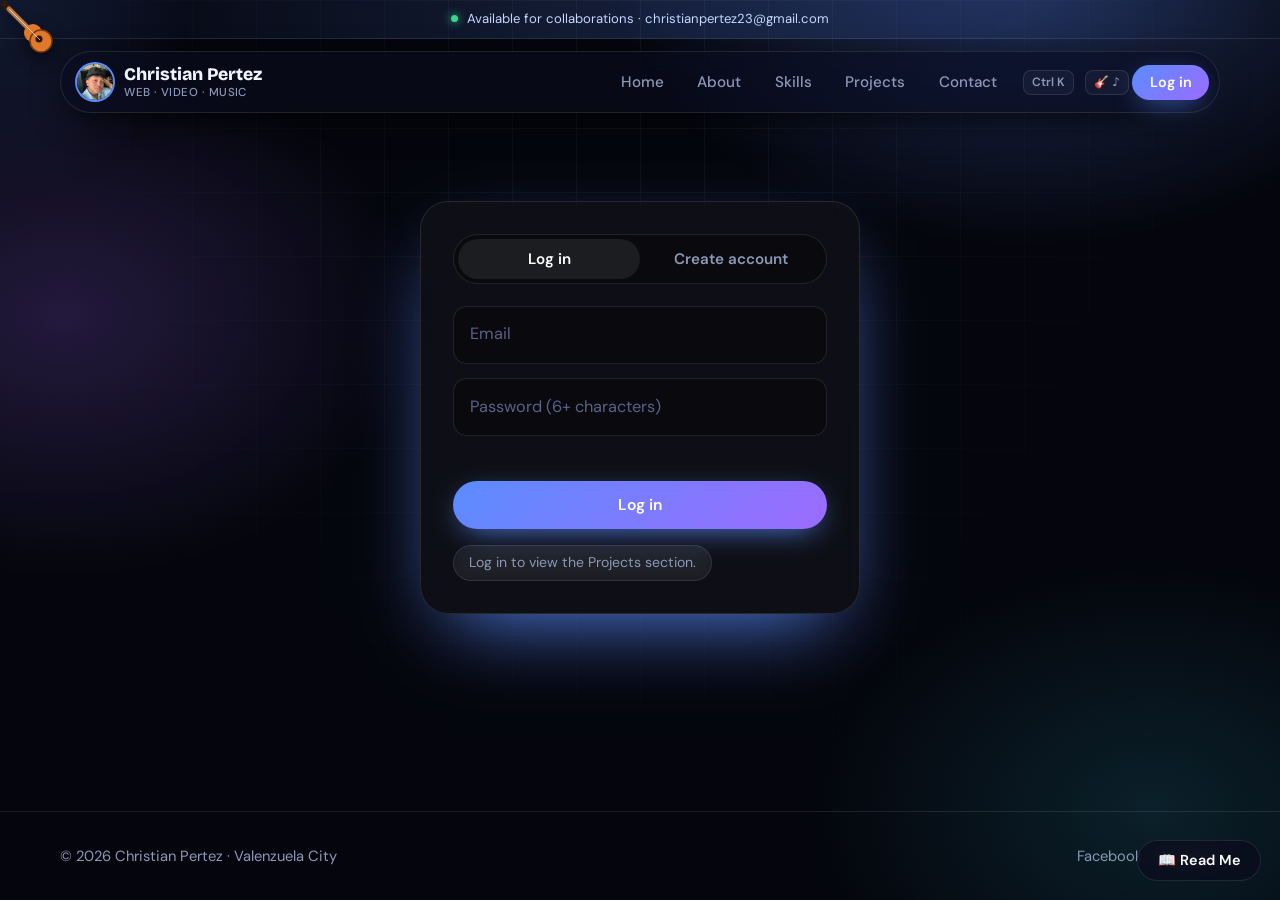
<file: index.html>
<!DOCTYPE html>
<html lang="en">
<head>
<meta charset="UTF-8">
<meta name="viewport" content="width=device-width,initial-scale=1">
<title>Home · Christian Pertez</title>
<link href="https://fonts.googleapis.com/css2?family=Bricolage+Grotesque:wght@600;800&family=DM+Sans:wght@400;500;700&display=swap" rel="stylesheet">
<link rel="stylesheet" href="css/style.css">
</head>
<body>
<div id="site-nav"></div>
<main class="wrap">
<section class="hero">
  <div>
    <p class="chip"><i></i>Open to collaborations · Valenzuela City, PH</p>
    <h1>Christian<br>Pertez</h1>
    <div class="role" id="role"></div>
    <p class="lead">A little code, a little music, a little basketball. I build responsive websites and I'm working toward making games.</p>
    <div class="row"><a class="btn" href="project.html">View my projects →</a><button class="btn ghost" id="openVideo" type="button">▶ Watch demo reel</button></div>
  </div>
  <div class="photo"><img src="image/grad.jpg" alt="Christian Pertez"><div class="float">🎓 IT Student · Web · Video · Music</div></div>
</section>
<div class="marq"><div><span>HTML</span><span>CSS</span><span>JavaScript</span><span>PHP</span><span>Video Editing</span><span>Digital Art</span><span>Band</span><span>Game Dev</span><span>HTML</span><span>CSS</span><span>JavaScript</span><span>PHP</span><span>Video Editing</span><span>Digital Art</span><span>Band</span><span>Game Dev</span></div></div>
<div class="stats"><div><b data-n="4">0</b><span>Projects shipped</span></div><div><b data-n="6">0</b><span>Core skills</span></div><div><b data-n="100" data-s="%">0</b><span>Responsive layouts</span></div><div><b data-n="1" data-s="+">0</b><span>Game coming soon</span></div></div>
<section class="blk">
  <h2 class="t">Explore</h2>
  <p class="sub">Who I am, what I can do, and what I've made.</p>
  <div class="bento">
    <a class="card" href="project.html"><span class="ar">↗</span><h3>Projects</h3><p>Websites, band videos, films and digital art in one showcase.</p></a>
    <a class="card" href="about.html"><span class="ar">↗</span><h3>About</h3><p>My story, interests and goals.</p></a>
    <a class="card" href="skill.html"><span class="ar">↗</span><h3>Skills</h3><p>How I work with people and solve problems.</p></a>
    <a class="card" href="contact.html"><span class="ar">↗</span><h3>Contact</h3><p>Send a message or find me on social media.</p></a>
  </div>
</section>
<section class="blk"><div class="band"><div><h2>Have a project in mind?</h2><p>I'm open to collaborations and opportunities.</p></div><a class="btn" href="contact.html">Get in touch</a></div></section>
</main>
<div id="site-foot"></div>
<script src="js/app.js"></script>
</body>
</html>
</file>
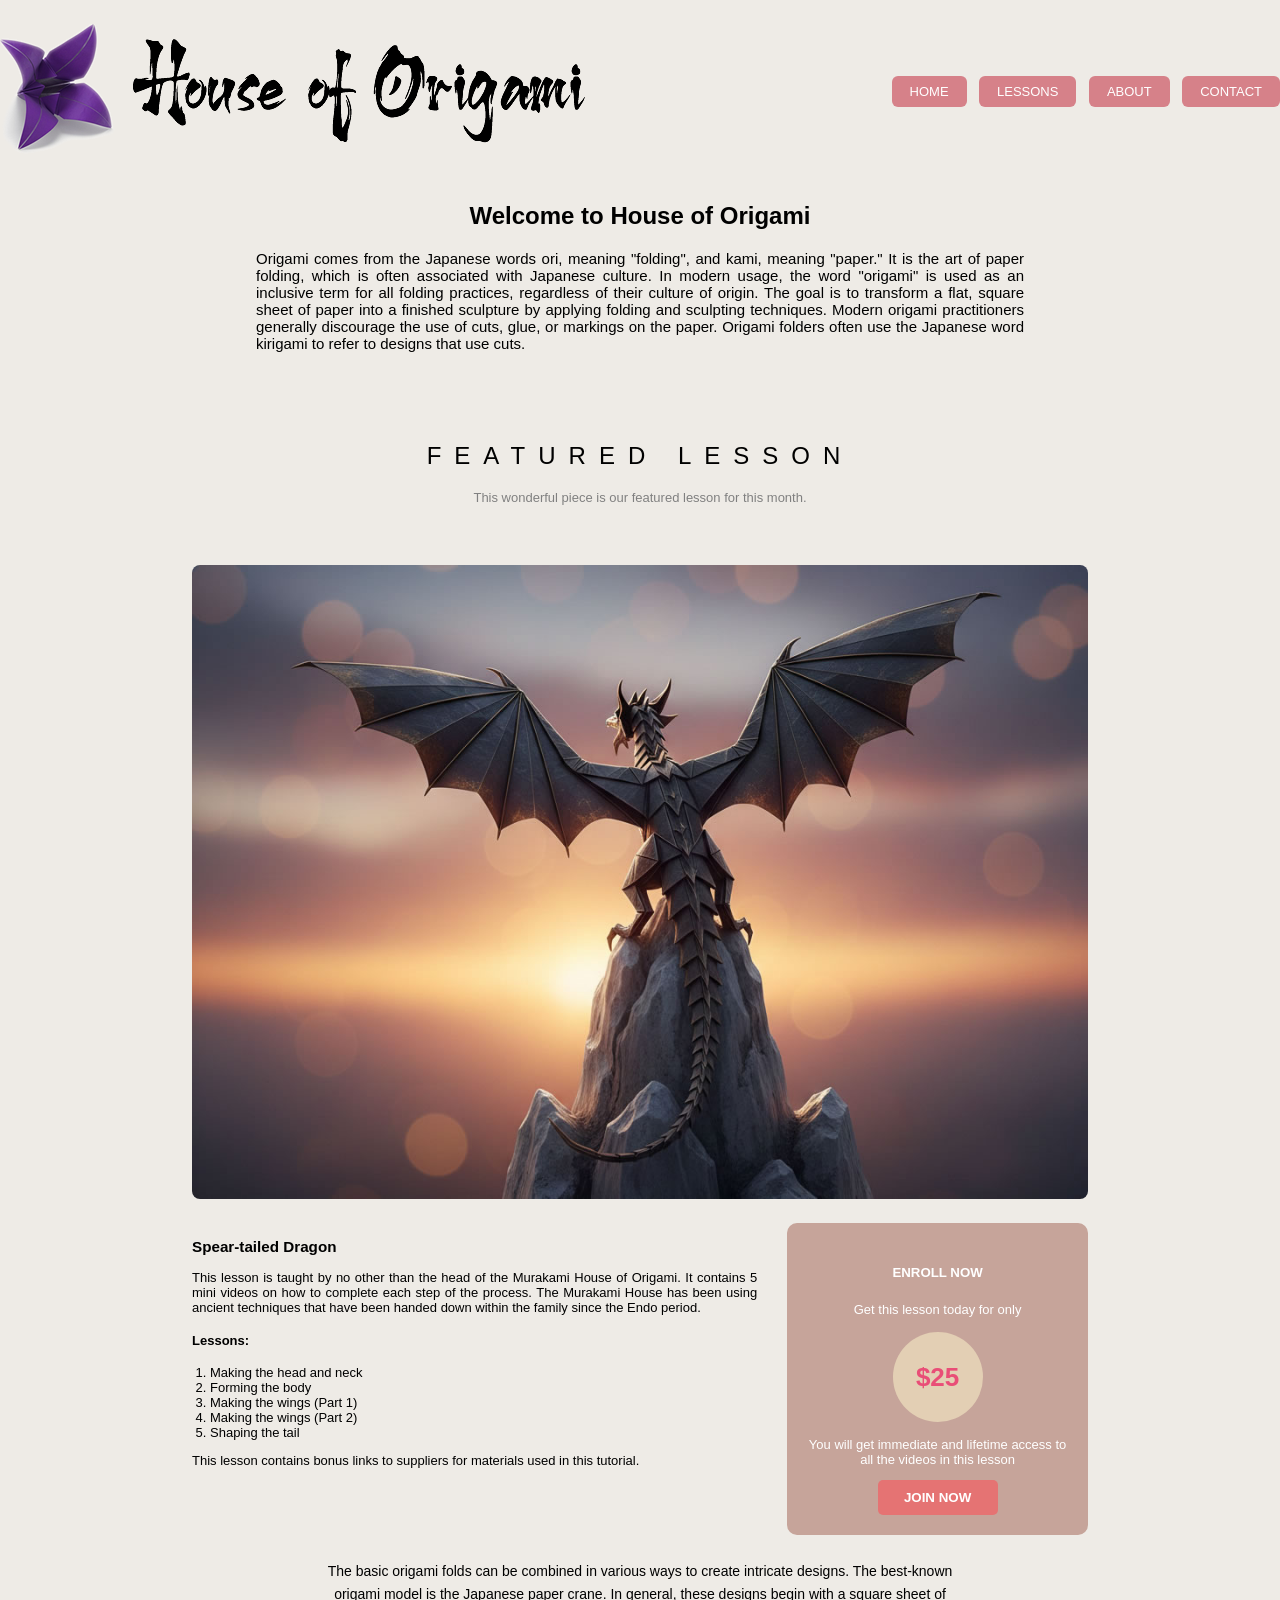
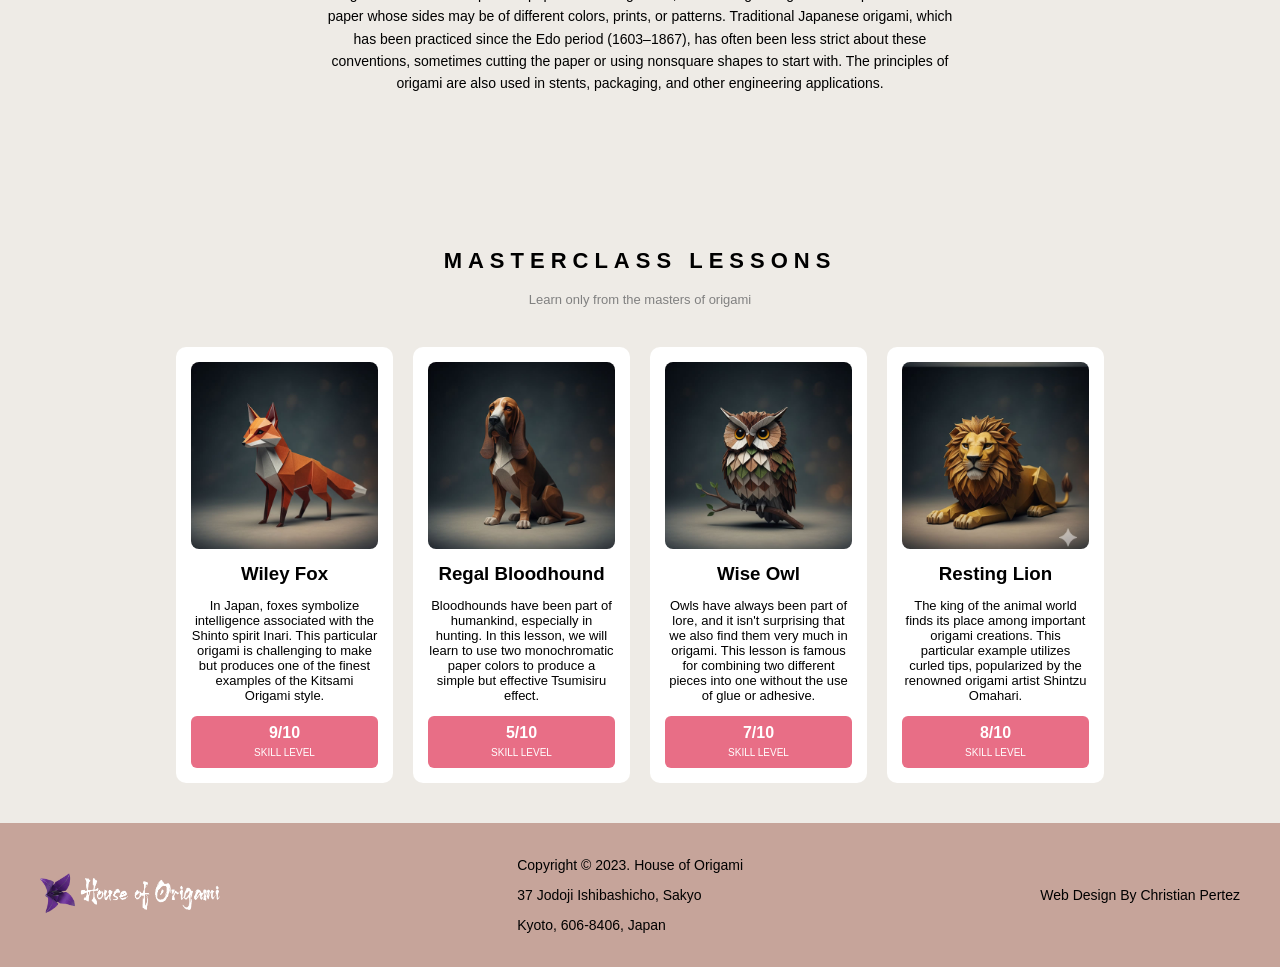
<file: origami/index.html>
<!DOCTYPE html>
<html>
<head>
	<meta charset= "UTF-8" />
	<meta name="viewport" content="width=device-width, initial-scale=1.0" />
	<title>House of Origami</title>
	<link rel="stylesheet" href="style.css" />
</head>
<body>
	<header>
		<div class="logo">
			<img src="origami_logo.png" alt="logo">
			
		</div>
		
		<nav>
			<a href="#">HOME</a>
			<a href="LESSON.html">LESSONS</a>
			<a href="ABOUT.html">ABOUT</a>
			<a href="CONTACT.html">CONTACT</a>
		</nav>
	</header>
	
	<section class="welcome">
		<h1>Welcome to House of Origami</h1>
		<p>
			Origami comes from the Japanese words ori, meaning "folding", and kami, meaning "paper." It is the art of paper folding, which is often associated with Japanese culture. In modern usage, the word "origami" is used as an inclusive term for all folding practices, regardless of their culture of origin. The goal is to transform a flat, square sheet of paper into a finished sculpture by applying folding and sculpting techniques. Modern origami practitioners generally discourage the use of cuts, glue, or markings on the paper. Origami folders often use the Japanese word kirigami to refer to designs that use cuts.
		</p>
	</section>
	
	<section class="featured">
		<h2 class="featured-title">FEATURED LESSON</h2>
		<p class="subtitle">
			This wonderful piece is our featured lesson for this month.
		</p>
		
		<img src="featured_lesson.jpg" class="featured-img" alt="Dragon">
		
		<div class="lesson-info">
		
			<div class="lesson-text">
				<h3>Spear-tailed Dragon</h3>
				<p>
					This lesson is taught by no other than the head of the Murakami House of Origami. It contains 5 mini videos on how to complete each step of the process. The Murakami House has been using ancient techniques that have been handed down within the family since the Endo period.
				</p>
				
				<h4>Lessons:</h4>
				<ol>
					<li>Making the head and neck</li>
					<li>Forming the body</li>
					<li>Making the wings (Part 1)</li>
					<li>Making the wings (Part 2)</li>
					<li>Shaping the tail</li>
				</ol>
				
				<p>This lesson contains bonus links to suppliers for materials used in this tutorial.</p>
				
			</div>
			
			<div class="enroll-box">
				<h5>ENROLL NOW</h5>
				<p>Get this lesson today for only</p>
				
				<div class="price">$25</div>
				
				<p class="small">You will get immediate and lifetime access to all the videos in this lesson</p>
				
				<button>JOIN NOW</button>
			</div>
			
		</div>
		
		<section class="intro-text">
			<p>
				The basic origami folds can be combined in various ways to create intricate designs. The best-known origami model is the Japanese paper crane. In general, these designs begin with a square sheet of paper whose sides may be of different colors, prints, or patterns. Traditional Japanese origami, which has been practiced since the Edo period (1603–1867), has often been less strict about these conventions, sometimes cutting the paper or using nonsquare shapes to start with. The principles of origami are also used in stents, packaging, and other engineering applications.
			</p>
		</section>
		
	</section>
	
	<section class="masterclass">
		<h2>MASTERCLASS LESSONS</h2>
		<p class="subtitle">Learn only from the masters of origami</p>
		
		<div class="lesson-cards">
		
			<div class="cards">
				<img src="lesson01.jpg" alt="Wiley fox">
				<h3>Wiley Fox</h3>
				<p>
					In Japan, foxes symbolize intelligence associated with the Shinto spirit Inari. This particular origami is challenging to make but produces one of the finest examples of the Kitsami Origami style.
				</p>
				<div class="skill">9/10<br><span>SKILL LEVEL</span></div>
			</div>
			
			<div class="cards">
				<img src="lesson02.jpg" alt="Regal Bloodhound">
				<h3>Regal Bloodhound</h3>
				<p>
					Bloodhounds have been part of humankind, especially in hunting. In this lesson, we will learn to use two monochromatic paper colors to produce a simple but effective Tsumisiru effect.
				</p>
				<div class="skill">5/10<br><span>SKILL LEVEL</span></div>
			</div>
			
			<div class="cards">
				<img src="lesson03.jpg" alt="Wise Owl">
				<h3>Wise Owl</h3>
				<p>
					Owls have always been part of lore, and it isn't surprising that we also find them very much in origami. This lesson is famous for combining two different pieces into one without the use of glue or adhesive.
				</p>
				<div class="skill">7/10<br><span>SKILL LEVEL</span></div>
			</div>
			
			<div class="cards">
				<img src="lesson04.jpg" alt="Resting Lion">
				<h3>Resting Lion</h3>
				<p>
					The king of the animal world finds its place among important origami creations. This particular example utilizes curled tips, popularized by the renowned origami artist Shintzu Omahari.
				</p>
				<div class="skill">8/10<br><span>SKILL LEVEL</span></div>
			</div>
			
		</div>
	</section>
	
	<footer class="footer">
		
			<div class="footer-left">
				<img src="origami_logo_dark.png" alt="House of Origami">
			</div>
		
			<div class="footer-center">
				<p>Copyright © 2023. House of Origami</p>
				<p>37 Jodoji Ishibashicho, Sakyo</p>
				<p>Kyoto, 606-8406, Japan</p>
			</div>
		
			<div class="footer-right">
				<p>Web Design By Christian Pertez</p>
			</div>
			
		</div>
	</footer>
	
</body>

</html>
</file>
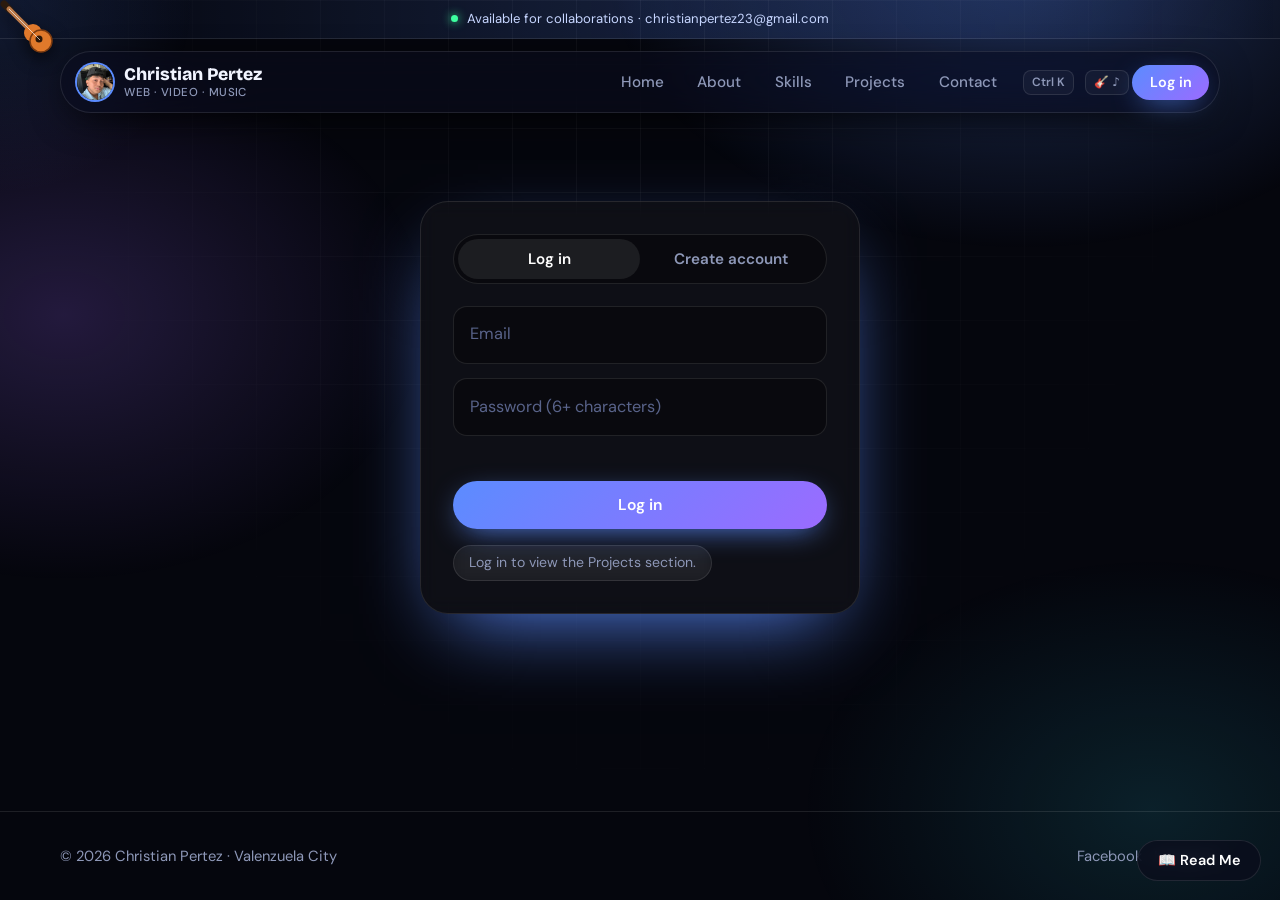
<file: contact.html>
<!DOCTYPE html>
<html lang="en">
<head>
<meta charset="UTF-8">
<meta name="viewport" content="width=device-width,initial-scale=1">
<title>Contact · Christian Pertez</title>
<link href="https://fonts.googleapis.com/css2?family=Bricolage+Grotesque:wght@600;800&family=DM+Sans:wght@400;500;700&display=swap" rel="stylesheet">
<link rel="stylesheet" href="css/style.css">
</head>
<body>
<div id="site-nav"></div>
<main class="wrap">
<div class="ph"><span class="eyebrow">Contact</span><h2 class="t">Let's <span class="gt">work together.</span></h2>
<p class="sub">Tell me about your idea. Sending opens your email app with the message ready.</p></div>
<div class="split">
  <div class="card"><h3>Send a message</h3><p style="margin-bottom:1.2rem">I'll get back to you as soon as I can.</p>
    <form id="cf"><input name="name" placeholder="Your name" required><input type="email" name="email" placeholder="Your email" required>
    <select name="topic"><option>Website project</option><option>Video / film</option><option>Poster / design</option><option>Band / music</option><option>Just saying hi</option></select>
    <textarea name="message" rows="6" placeholder="Tell me about your project" required></textarea><button>Send message →</button></form></div>
  <div>
    <p class="chip"><i></i>Available for collaborations</p>
    <div class="card ccard"><div class="ic">✉️</div><div><small>Email</small><b>christianpertez23@gmail.com</b></div><button data-copy="christianpertez23@gmail.com" type="button">Copy</button></div>
    <div class="card ccard"><div class="ic">📞</div><div><small>Phone</small><b>0981-397-0800</b></div><button data-copy="0981-397-0800" type="button">Copy</button></div>
    <div class="card ccard"><div class="ic">📍</div><div><small>Location</small><b>Valenzuela City, Philippines</b></div></div>
    <div class="row"><a class="btn ghost" href="https://www.facebook.com/share/1LwrBkQ3hE/" target="_blank" rel="noopener">Facebook</a><a class="btn ghost" href="https://www.instagram.com/chrstn_prtz" target="_blank" rel="noopener">Instagram</a></div>
  </div>
</div>
<section class="blk"><span class="eyebrow">FAQ</span><h2 class="t">Good to know</h2>
  <details><summary>What can you help me with?</summary><p>Responsive websites, video editing, posters and digital designs, and band performance videos.</p></details>
  <details><summary>How do I send a message?</summary><p>Fill in the form and press send. Your email app opens with everything filled in, so you only need to press send there.</p></details>
  <details><summary>Can we talk outside email?</summary><p>Yes. Message me on Facebook or Instagram using the buttons above.</p></details>
</section>
</main>
<div id="site-foot"></div>
<script src="js/app.js"></script>
</body>
</html>
</file>
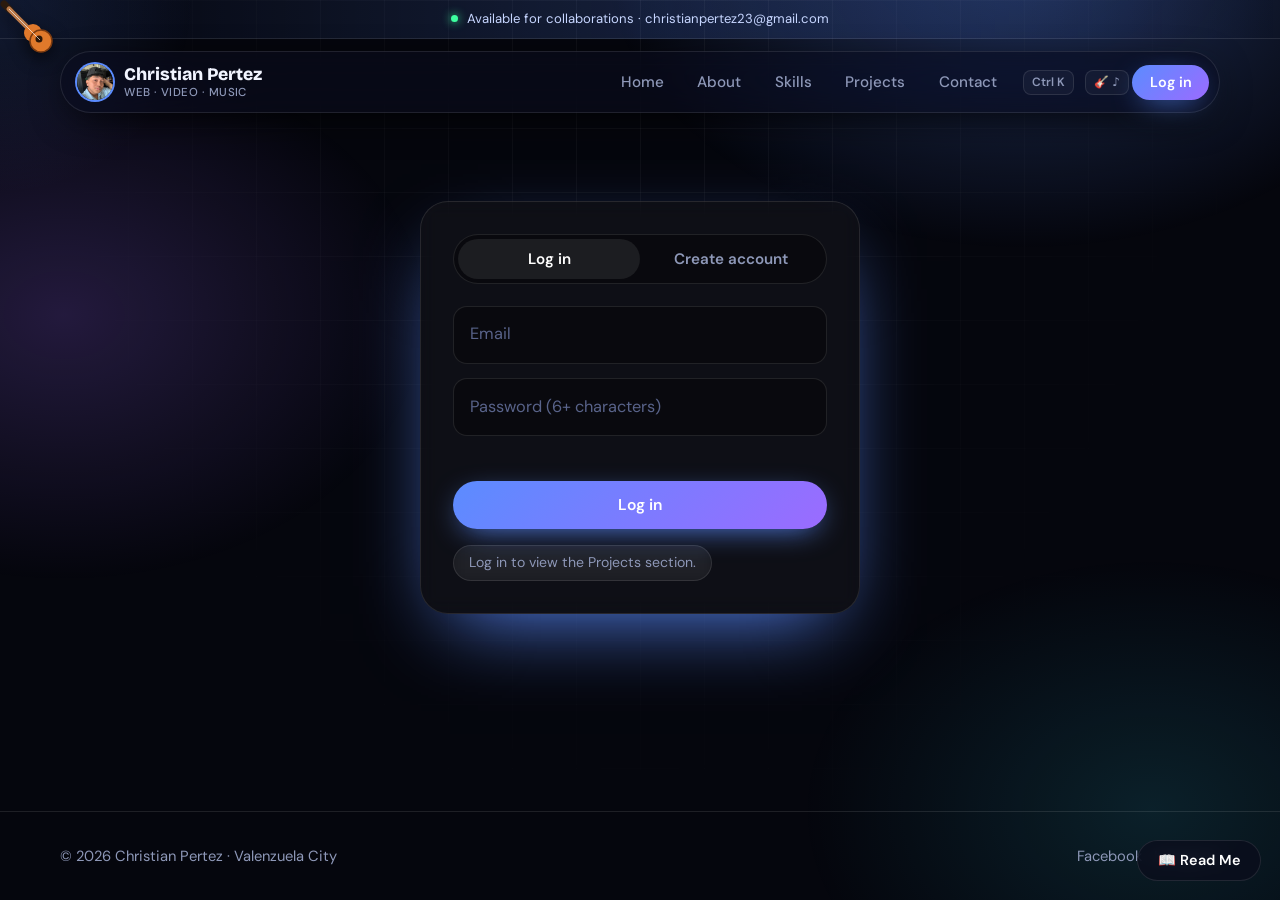
<file: login.html>
<!DOCTYPE html>
<html lang="en">
<head>
<meta charset="UTF-8">
<meta name="viewport" content="width=device-width,initial-scale=1">
<title>Log in · Christian Pertez</title>
<link href="https://fonts.googleapis.com/css2?family=Bricolage+Grotesque:wght@600;800&family=DM+Sans:wght@400;500;700&display=swap" rel="stylesheet">
<link rel="stylesheet" href="css/style.css">
</head>
<body>
<div id="site-nav"></div>
<main class="wrap">
<div class="card auth">
  <div class="tabs"><button id="tl" class="on" type="button">Log in</button><button id="tr" type="button">Create account</button></div>
  <form id="af">
    <input id="nm" placeholder="Your name" hidden autocomplete="name">
    <input id="em" type="email" placeholder="Email" required autocomplete="email">
    <input id="pw" type="password" placeholder="Password (6+ characters)" minlength="6" required autocomplete="current-password">
    <div class="err" id="er" role="alert"></div>
    <button id="go">Log in</button>
  </form>
  <p class="chip" style="margin:1rem 0 0">Log in to view the Projects section.</p>
</div>
</main>
<div id="site-foot"></div>
<script src="js/app.js"></script>
</body>
</html>
</file>
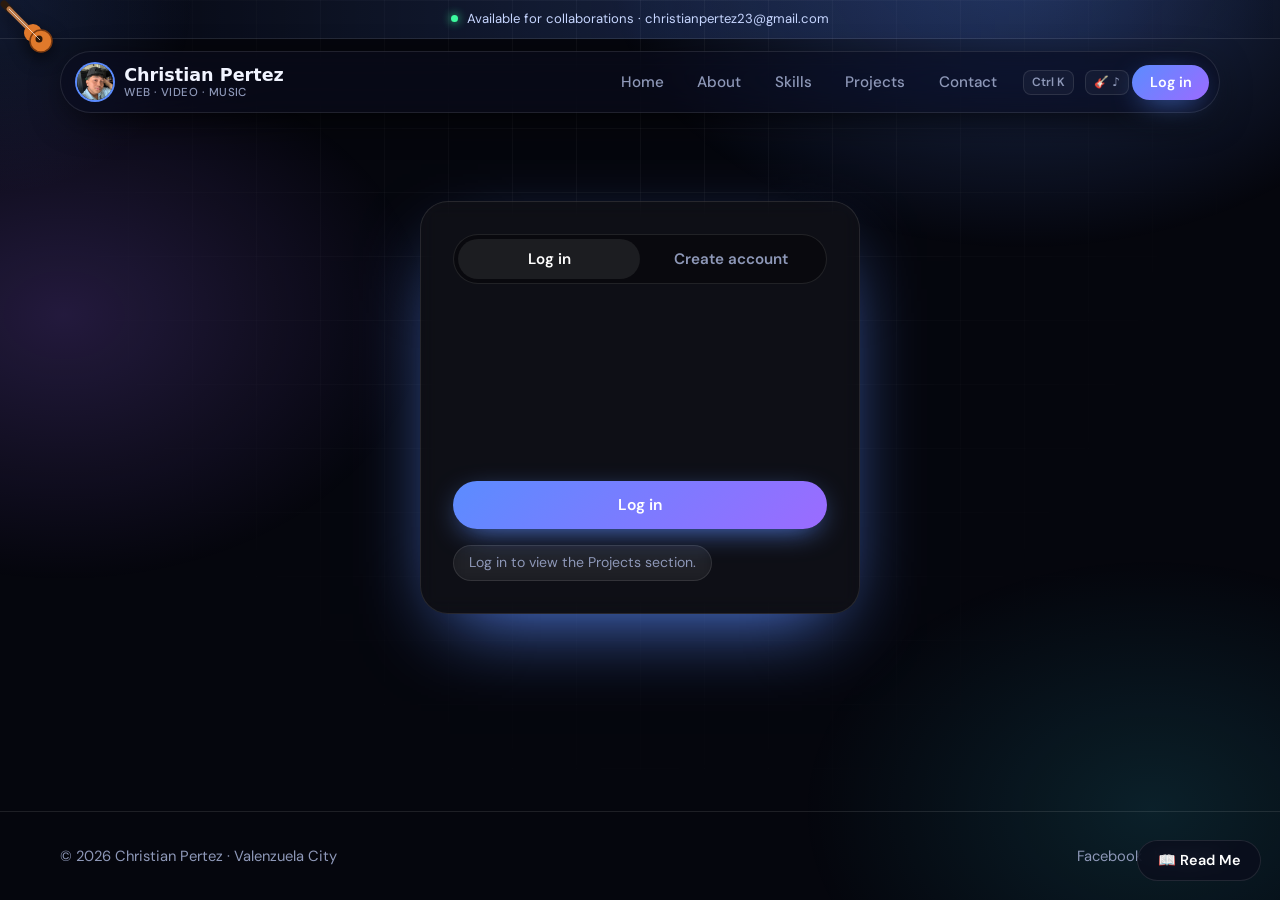
<file: project.html>
<!DOCTYPE html>
<html lang="en">
<head>
<meta charset="UTF-8">
<meta name="viewport" content="width=device-width,initial-scale=1">
<title>Projects · Christian Pertez</title>
<link href="https://fonts.googleapis.com/css2?family=Bricolage+Grotesque:wght@600;800&family=DM+Sans:wght@400;500;700&display=swap" rel="stylesheet">
<link rel="stylesheet" href="css/style.css">
</head>
<body data-protected>
<div id="site-nav"></div>
<main class="wrap">
<h2 class="t">Projects</h2>
<p class="sub">Four projects across web design, video and digital art.</p>
<div class="grid">
  <div class="card"><h3>Origami Website</h3><p>Step-by-step origami tutorials with clean layout and simple navigation.</p><a class="btn" href="project1.html">View project</a></div>
  <div class="card"><h3>Band Performance</h3><p>Video showcase of live band performances.</p><a class="btn" href="project2.html">View project</a></div>
  <div class="card"><h3>Film Projects</h3><p>Storytelling through video and media-rich pages.</p><a class="btn" href="project3.html">View project</a></div>
  <div class="card"><h3>Digital Art</h3><p>Posters and digital designs in a clickable gallery.</p><a class="btn" href="project4.html">View project</a></div>
</div>
</main>
<div id="site-foot"></div>
<script src="js/app.js"></script>
</body>
</html>
</file>
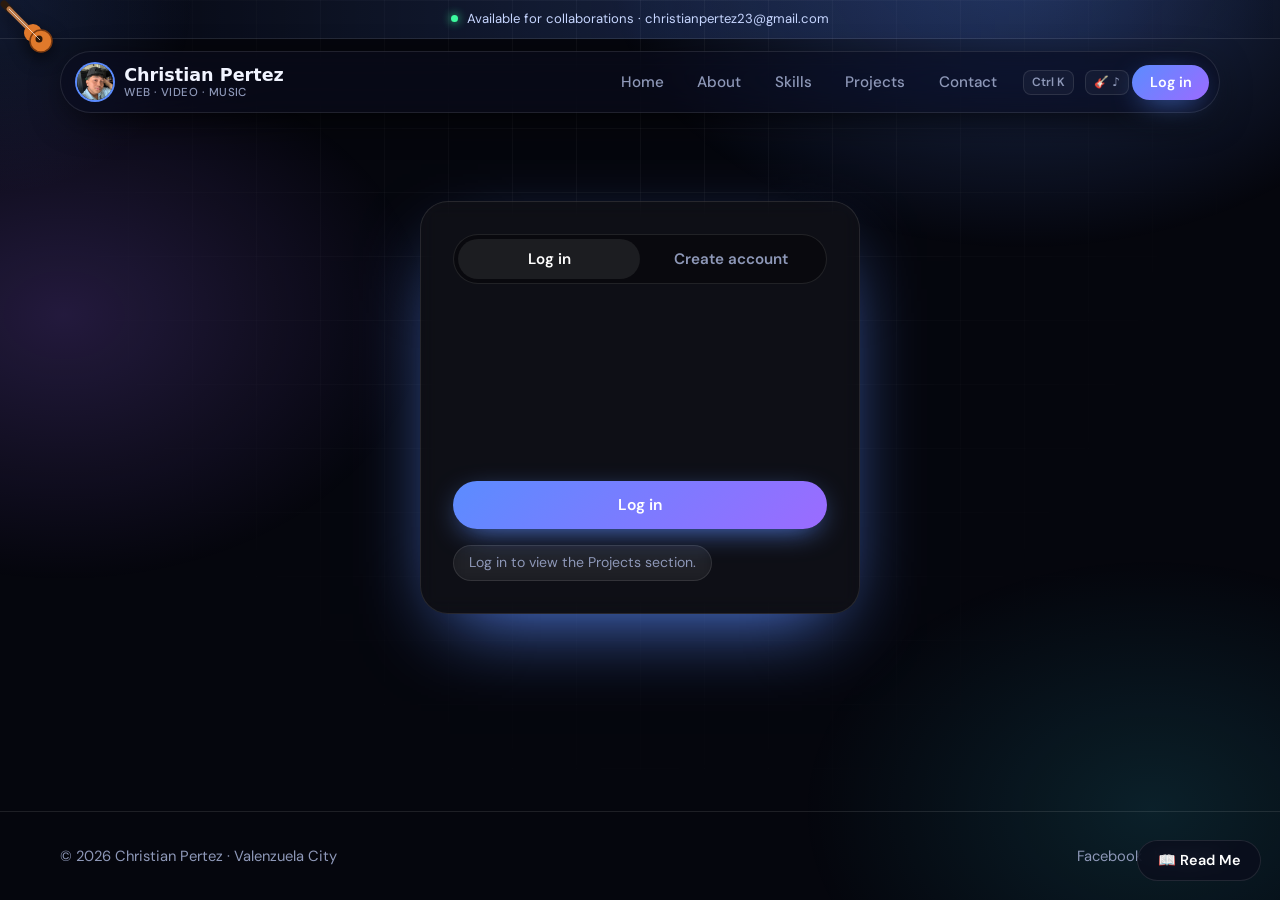
<file: project1.html>
<!DOCTYPE html>
<html lang="en">
<head>
<meta charset="UTF-8">
<meta name="viewport" content="width=device-width,initial-scale=1">
<title>Project 1 · Christian Pertez</title>
<link href="https://fonts.googleapis.com/css2?family=Bricolage+Grotesque:wght@600;800&family=DM+Sans:wght@400;500;700&display=swap" rel="stylesheet">
<link rel="stylesheet" href="css/style.css">
</head>
<body data-protected>
<div id="site-nav"></div>
<main class="wrap">
<section class="showcase">
<a class="media" href="origami/index.html" target="_blank" rel="noopener"><img src="image/origami.jpg" alt="Origami website preview"></a>
<div class="info"><p>An interactive origami website that teaches paper designs through simple steps and visuals.</p><h1>Origami Website</h1><p>It focuses on clean layout, user-friendly navigation and basic web design principles using HTML and CSS.</p></div>
</section>
<div class="pnav"><a class="btn ghost" href="project.html">← Back</a><a class="btn" href="project2.html">Next</a></div>
</main>
<div id="site-foot"></div>
<script src="js/app.js"></script>
</body>
</html>
</file>
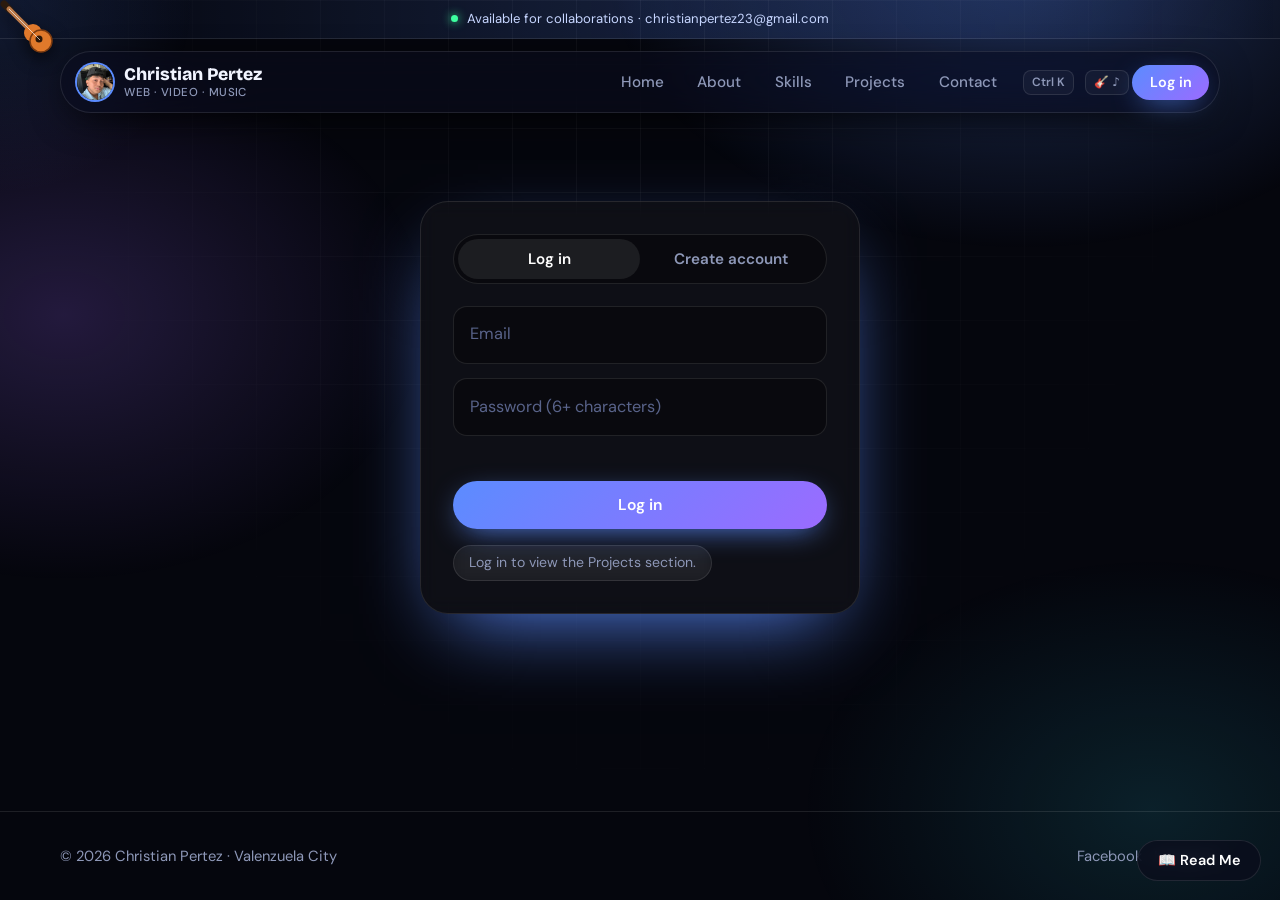
<file: project2.html>
<!DOCTYPE html>
<html lang="en">
<head>
<meta charset="UTF-8">
<meta name="viewport" content="width=device-width,initial-scale=1">
<title>Project 2 · Christian Pertez</title>
<link href="https://fonts.googleapis.com/css2?family=Bricolage+Grotesque:wght@600;800&family=DM+Sans:wght@400;500;700&display=swap" rel="stylesheet">
<link rel="stylesheet" href="css/style.css">
</head>
<body data-protected>
<div id="site-nav"></div>
<main class="wrap">
<section class="showcase">
<div class="videos">
  <div class="media"><iframe src="https://youtu.be/bdaUuRB2dhQ" title="Band performance 1" loading="lazy" referrerpolicy="strict-origin-when-cross-origin" allow="accelerometer; autoplay; clipboard-write; encrypted-media; gyroscope; picture-in-picture" allowfullscreen></iframe></div>
  <div class="media"><iframe src="https://youtu.be/n2bU0KN6H40" title="Band performance 2" loading="lazy" referrerpolicy="strict-origin-when-cross-origin" allow="accelerometer; autoplay; clipboard-write; encrypted-media; gyroscope; picture-in-picture" allowfullscreen></iframe></div>
  <div class="media"><iframe src="https://youtu.be/sT0ZCN42Fhs" title="Band performance 3" loading="lazy" referrerpolicy="strict-origin-when-cross-origin" allow="accelerometer; autoplay; clipboard-write; encrypted-media; gyroscope; picture-in-picture" allowfullscreen></iframe></div>
  <div class="media"><iframe src="https://youtu.be/ztdle_2yhVM" title="Band performance 4" loading="lazy" referrerpolicy="strict-origin-when-cross-origin" allow="accelerometer; autoplay; clipboard-write; encrypted-media; gyroscope; picture-in-picture" allowfullscreen></iframe></div>
</div>
<div class="info"><p>A band performance video collection that highlights creativity and multimedia in web design.</p><h1>Band Performance</h1><p>It shows how video elements can be embedded and styled to improve user experience.</p></div>
</section>
<div class="pnav"><a class="btn ghost" href="project1.html">← Previous</a><a class="btn" href="project3.html">Next</a></div>
</main>
<div id="site-foot"></div>
<script src="js/app.js"></script>
</body>
</html>
</file>
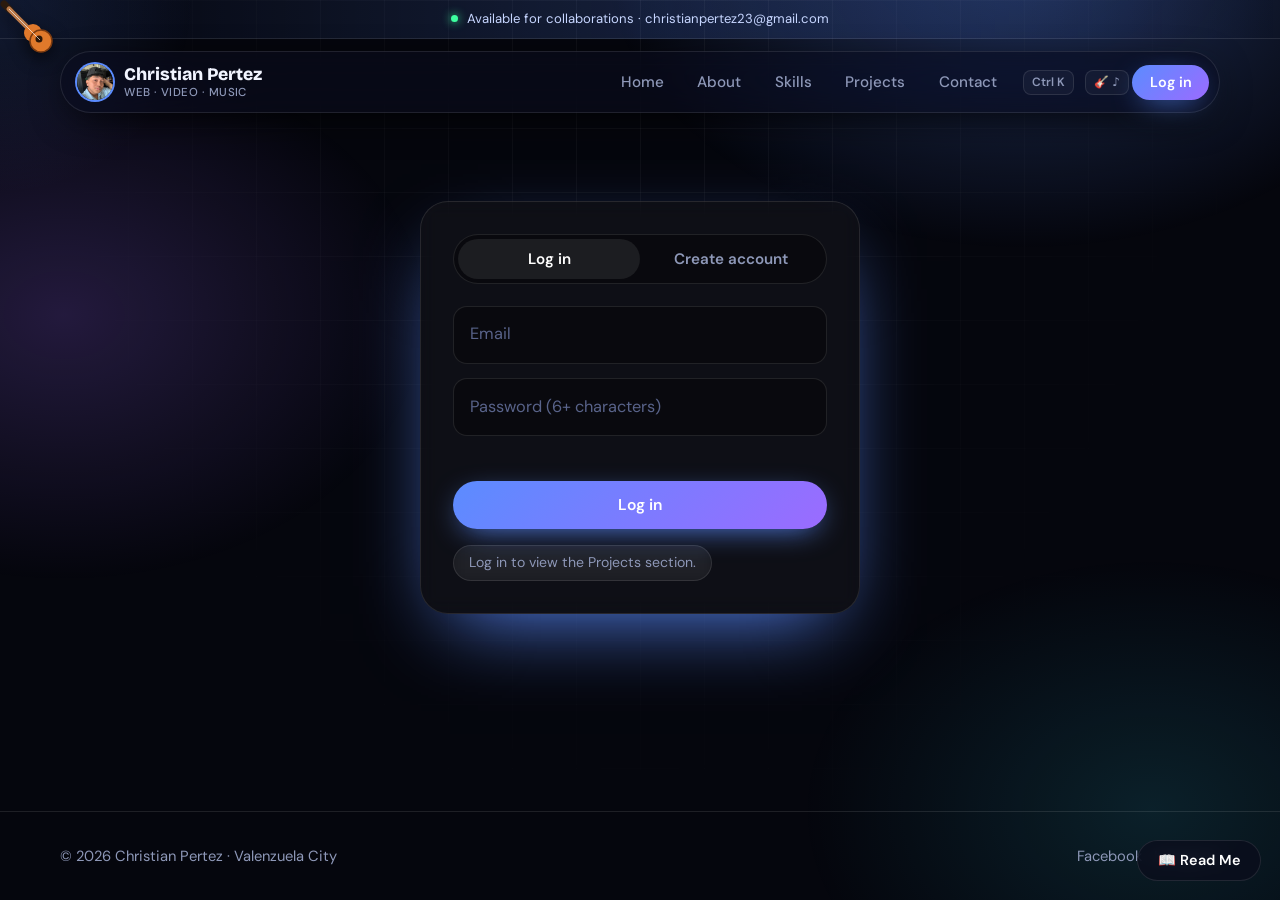
<file: project3.html>
<!DOCTYPE html>
<html lang="en">
<head>
<meta charset="UTF-8">
<meta name="viewport" content="width=device-width,initial-scale=1">
<title>Project 3 · Christian Pertez</title>
<link href="https://fonts.googleapis.com/css2?family=Bricolage+Grotesque:wght@600;800&family=DM+Sans:wght@400;500;700&display=swap" rel="stylesheet">
<link rel="stylesheet" href="css/style.css">
</head>
<body data-protected>
<div id="site-nav"></div>
<main class="wrap">
<section class="showcase">
<div class="media"><iframe src="https://youtu.be/vnwE7h5rjWc" title="Film project" loading="lazy" referrerpolicy="strict-origin-when-cross-origin" allow="accelerometer; autoplay; clipboard-write; encrypted-media; gyroscope; picture-in-picture" allowfullscreen></iframe></div>
<div class="info"><p>A video presentation that demonstrates storytelling and visual communication.</p><h1>Film Projects</h1><p>It focuses on layout design, responsiveness and proper media placement within a page.</p></div>
</section>
<div class="pnav"><a class="btn ghost" href="project2.html">← Previous</a><a class="btn" href="project4.html">Next</a></div>
</main>
<div id="site-foot"></div>
<script src="js/app.js"></script>
</body>
</html>
</file>
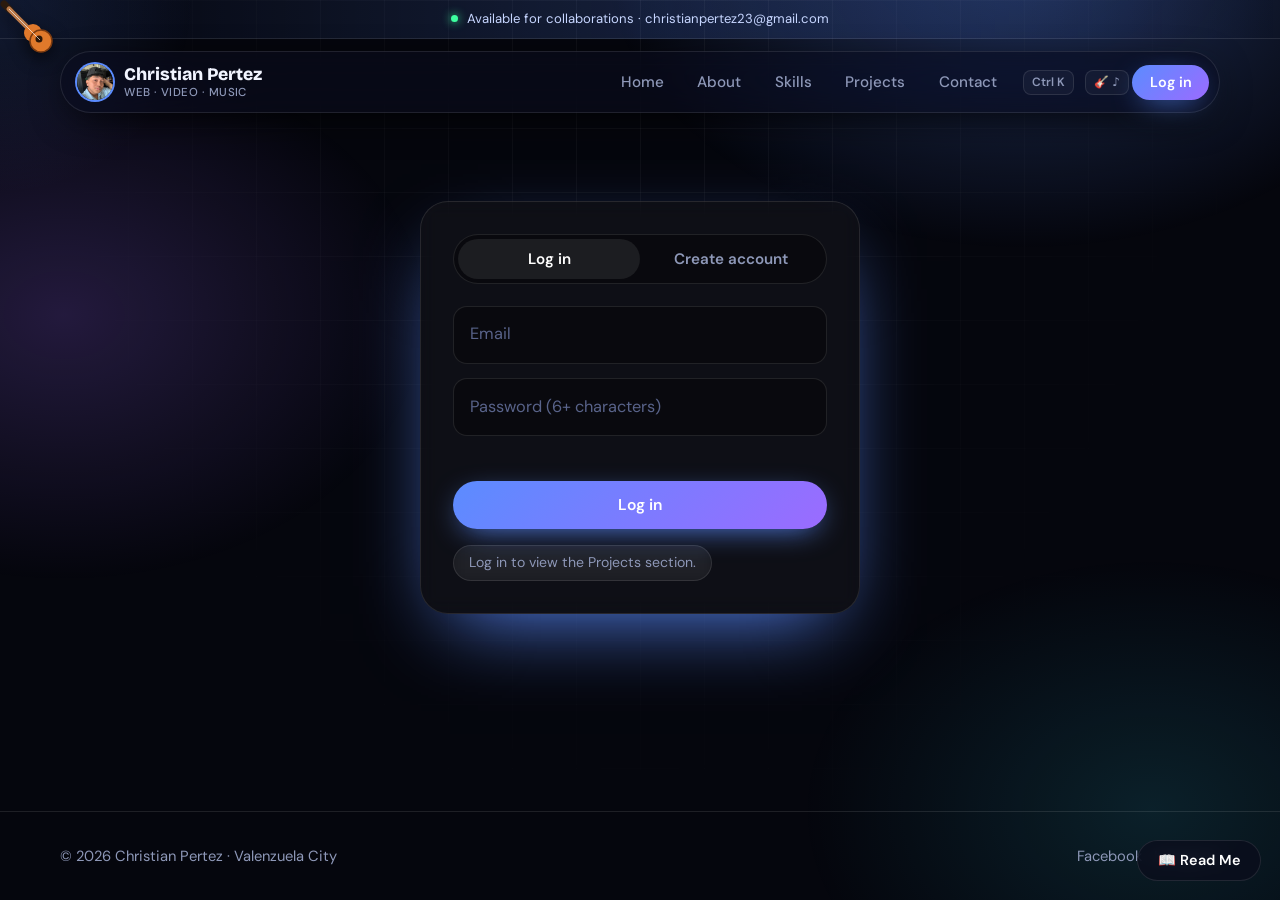
<file: skill.html>
<!DOCTYPE html>
<html lang="en">
<head>
<meta charset="UTF-8">
<meta name="viewport" content="width=device-width,initial-scale=1">
<title>Skills · Christian Pertez</title>
<link href="https://fonts.googleapis.com/css2?family=Bricolage+Grotesque:wght@600;800&family=DM+Sans:wght@400;500;700&display=swap" rel="stylesheet">
<link rel="stylesheet" href="css/style.css">
</head>
<body>
<div id="site-nav"></div>
<main class="wrap">
<div class="ph"><span class="eyebrow">Skills</span><h2 class="t">Strengths I bring to <span class="gt">every project.</span></h2>
<p class="sub">People skills, technical skills and the process I follow.</p></div>
<section><h3 style="margin-bottom:1.2rem">Core strengths</h3><div class="grid" id="sk"></div></section>
<div class="grid" style="margin-top:1.1rem">
  <div class="card"><div class="ic">⚙️</div><h3>Technical toolkit</h3><p>Languages and tools I use in my projects.</p><div class="tags" id="tech"></div></div>
  <div class="card"><div class="ic">🎬</div><h3>Creative toolkit</h3><p>How I turn ideas into visuals and sound.</p><div class="tags"><span>Video editing</span><span>Poster design</span><span>Responsive layout</span><span>Band performance</span><span>Storytelling</span></div></div>
</div>
<section class="blk"><span class="eyebrow">Process</span><h2 class="t">How I build</h2><p class="sub">A simple workflow that keeps projects clear and on time.</p>
  <div class="steps"><div><h3>Understand</h3><p>Listen to the goal, audience and deadline.</p></div><div><h3>Design</h3><p>Sketch clean layouts and pick a consistent style.</p></div><div><h3>Build</h3><p>Code responsive pages and polish the details.</p></div><div><h3>Launch</h3><p>Test on real devices, publish and improve.</p></div></div></section>
<section class="blk"><div class="band"><div><h2>Want to see them in action?</h2><p>Browse my projects.</p></div><a class="btn" href="project.html">View projects</a></div></section>
<script>
[['💬','Communication','Explains ideas clearly and listens first, in teams and on stage.',5],
['🤝','Teamwork','Shares the work and builds on what others bring, from band to class projects.',4],
['🧩','Problem solving','Breaks big problems into small steps and tests until it works.',4],
['🔄','Adaptability','Picks up new tools quickly and adjusts when plans change.',4],
['✨','Creativity','Brings fresh layouts, visuals and ideas to every project.',3],
['🔍','Critical thinking','Questions assumptions and checks details before shipping.',4]]
.forEach(([ic,n,d,l])=>document.getElementById('sk').insertAdjacentHTML('beforeend',
`<div class="card str"><div class="top"><div class="ic">${ic}</div><span class="lv${l>4?' a':''}">${l>4?'Advanced':l>3?'Proficient':'Growing'}</span></div><h3>${n}</h3><p>${d}</p><div class="pips">${[1,2,3,4,5].map(i=>`<i class="${i<=l?'f':''}"></i>`).join('')}</div></div>`));
[['HTML',1],['CSS',1],['JavaScript',1],['PHP + SQLite',0],['Responsive design',1],['Git & GitHub',0]]
.forEach(([n,h])=>document.getElementById('tech').insertAdjacentHTML('beforeend',`<span class="${h?'hot':''}">${n}</span>`));
</script>
</main>
<div id="site-foot"></div>
<script src="js/app.js"></script>
</body>
</html>
</file>
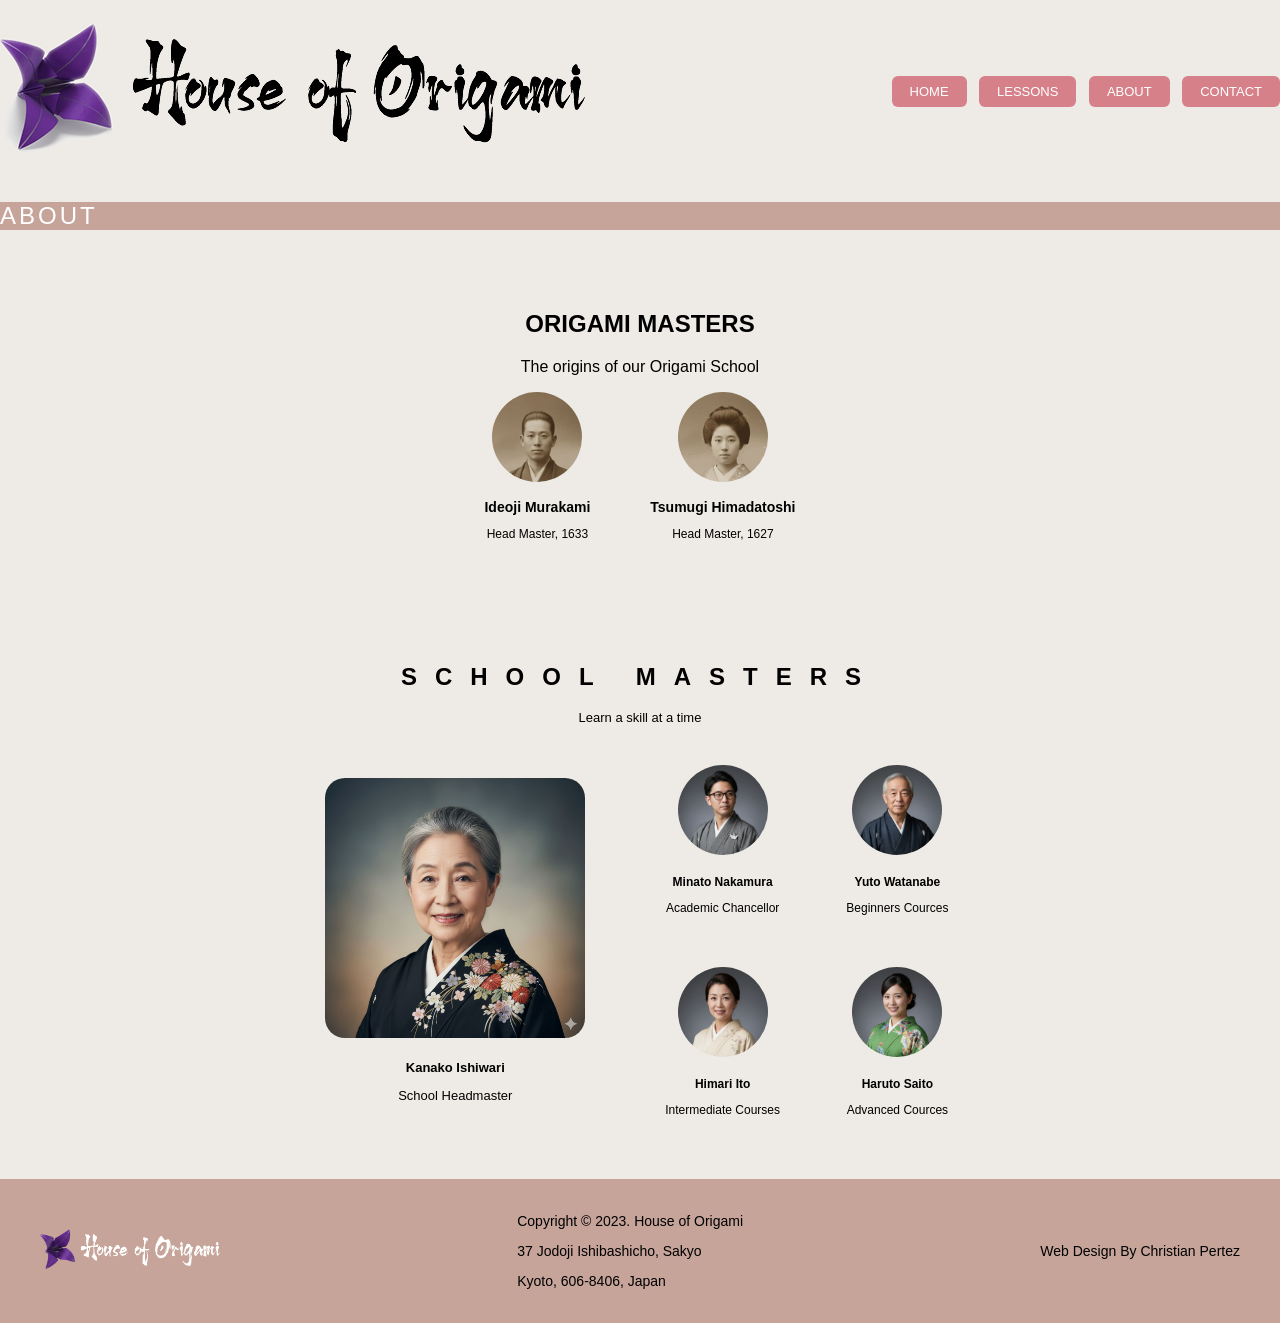
<file: origami/ABOUT.html>
<!DOCTYPE html>
<html>
<head>
	<meta charset= "UTF-8" />
	<meta name="viewport" content="width=device-width, initial-scale=1.0" />
	<title>House of Origami</title />
	<link rel="stylesheet" href="style.css" />
</head>
<body>
	<header>
		<div class="logo">
			<img src="origami_logo.png" alt="logo">
			
		</div>
		
		<nav>
			<a href="index.html">HOME</a>
			<a href="LESSON.html">LESSONS</a>
			<a href="ABOUT.html">ABOUT</a>
			<a href="CONTACT.html">CONTACT</a>
		</nav>
	</header>
	
	<section class="about-banner">
		<h1>ABOUT</h1>
	</section>

	<section class="masters">
		<h2>ORIGAMI MASTERS</h2>
		<p>The origins of our Origami School</p>
		
		<div class="master-container">
		
			<div class="master">
				<img src="master01.jpg" alt="Ideoji Marikami">
				<h3>Ideoji Murakami</h3>
				<p>Head Master, 1633</p>
			</div>
			
			<div class="master">
				<img src="master02.jpg" alt="Tsumugi Himadatoshi">
				<h3>Tsumugi Himadatoshi</h3>
				<p>Head Master, 1627</p>
			</div>
			
		</div>
	</section>
	
	<section class="school-masters">
		
		<h2>SCHOOL MASTERS</h2>
		<p class="subtitle">Learn a skill at a time</p>
		
		<div class="masters-wrapper">
			
			<!--Large HM-->
			<div class="headmaster">
				<img src="headmaster.jpg" alt="Kanako Ishiwari">
				<p class="master-name">Kanako Ishiwari</p>
				<p>School Headmaster</p>
			</div>
			
			<!-- Other Member-->
			<div class="other-masters">
				
				<div class="master">
					<img src="lessonmaster01.jpg" alt="Minato Nakamura">
					<p class="master-name">Minato Nakamura</p>
					<p>Academic Chancellor</p>
				</div>
				
				<div class="master">
					<img src="lessonmaster02.jpg" alt="Yuto Watanabe">
					<p class="master-name">Yuto Watanabe</p>
					<p>Beginners Cources</p>
				</div>
				
				<div class="master">
					<img src="lessonmaster03.jpg" alt="Himari Ito">
					<p class="master-name">Himari Ito</p>
					<p>Intermediate Courses</p>
				</div>
				
				<div class="master">
					<img src="lessonmaster04.jpg" alt="Haruto Saito">
					<p class="master-name">Haruto Saito</p>
					<p>Advanced Cources</p>
				</div>
				
			</div>
			
		</div>
		
	</section>
	
	<footer class="footer">
		
			<div class="footer-left">
				<img src="origami_logo_dark.png" alt="House of Origami">
			</div>
		
			<div class="footer-center">
				<p>Copyright © 2023. House of Origami</p>
				<p>37 Jodoji Ishibashicho, Sakyo</p>
				<p>Kyoto, 606-8406, Japan</p>
			</div>
		
			<div class="footer-right">
				<p>Web Design By Christian Pertez</p>
			</div>
			
		</div>
	</footer>
	
</body>

</html>
</file>
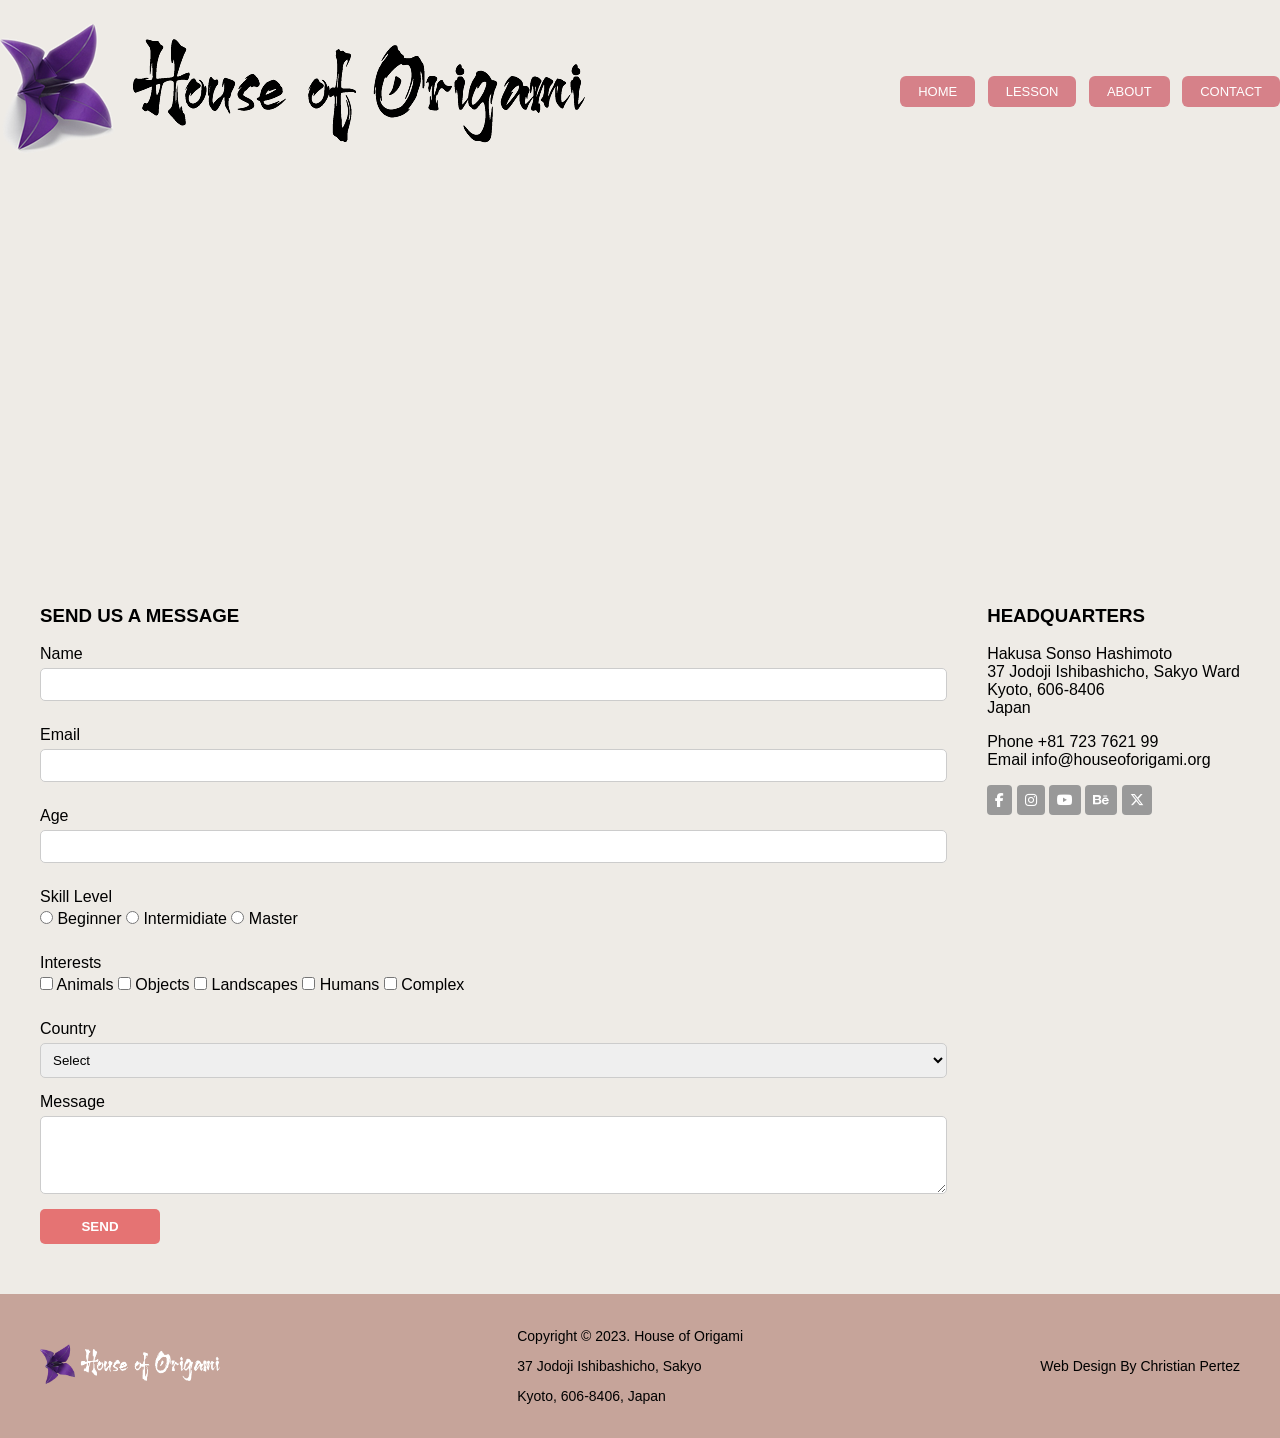
<file: origami/CONTACT.html>
<!DOCTYPE html>
<html>
<head>
    <meta charset="UTF-8" />
    <meta name="viewport" content="width=device-width, initial-scale=1.0" />
    <title>House of Origami - CONTACT</title>
    <link rel="stylesheet" href="style.css" />
    <link rel="stylesheet" href="https://cdnjs.cloudflare.com/ajax/libs/font-awesome/6.5.0/css/all.min.css">
</head>
<body>
    <header class="navbar">
        <div class="logo">
			<img src="origami_logo.png" alt="logo">
			
		</div>

        <nav>
            <a href="index.html">HOME</a>
            <a href="LESSON.html">LESSON</a>
            <a href="ABOUT.html">ABOUT</a>
            <a href="CONTACT.html">CONTACT</a>
        </nav>
    </header>

    <section class="map">
        <iframe
        src="https://www.google.com/maps?q=Hakusa+Sonso+Hashimoto+Kansetsu+Garden&output=embed"
        width="100%" height="350" style="border:0;" allowfullscreen="">
    </iframe>
    </section>

    <section class="contact-container">

        <div class="form-group">

            <h3>SEND US A MESSAGE</h3>

            <form>

                <div class="form-group">
                <label>Name</label>
                <input type="text">
                </div>

                <div class="form-group">
                <label>Email</label>
                <input type="email">
                </div>

                <div class="form-group">
                <label>Age</label>
                <input type="number">
                </div>

                <label>Skill Level</label>
                <div class="radio">
                    <input type="radio" name="skill"> Beginner
                    <input type="radio" name="skill"> Intermidiate
                    <input type="radio" name="skill"> Master
                </div>

                <label>Interests</label>

                <div class="checkbox">
                    <input type="checkbox"> Animals
                    <input type="checkbox"> Objects
                    <input type="checkbox"> Landscapes
                    <input type="checkbox"> Humans
                    <input type="checkbox"> Complex
                </div>

                <label>Country</label>
                <select>
                    <option>Select</option>
                    <option>Japan</option>
                    <option>Philippines</option>
                    <option>USA</option>
                    <option>India</option>
                </select>

                <label>Message</label>
                <textarea rows="4"></textarea>

                <button type="submit">SEND</button>

            </form>

        </div>

        <div class="info-section">

            <h3>HEADQUARTERS</h3>

            <p>
                Hakusa Sonso Hashimoto<br>
                37 Jodoji Ishibashicho, Sakyo Ward<br>
                Kyoto, 606-8406<br>
                Japan
            </p>

            <p>
                Phone +81 723 7621 99<br>
                Email info@houseoforigami.org
            </p>

            <div class="social-icons">

                <i class="fa-brands fa-facebook-f"></i>
                <i class="fa-brands fa-instagram"></i>
                <i class="fa-brands fa-youtube"></i>
                <i class="fa-brands fa-behance"></i>
                <i class="fa-brands fa-x-twitter"></i>

            </div>

        </div>

        
    </section>

    <footer class="footer">
		
			<div class="footer-left">
				<img src="origami_logo_dark.png" alt="House of Origami">
			</div>
		
			<div class="footer-center">
				<p>Copyright © 2023. House of Origami</p>
				<p>37 Jodoji Ishibashicho, Sakyo</p>
				<p>Kyoto, 606-8406, Japan</p>
			</div>
		
			<div class="footer-right">
				<p>Web Design By Christian Pertez</p>
			</div>
			
		</div>
	</footer>

</body>
</html>
</file>
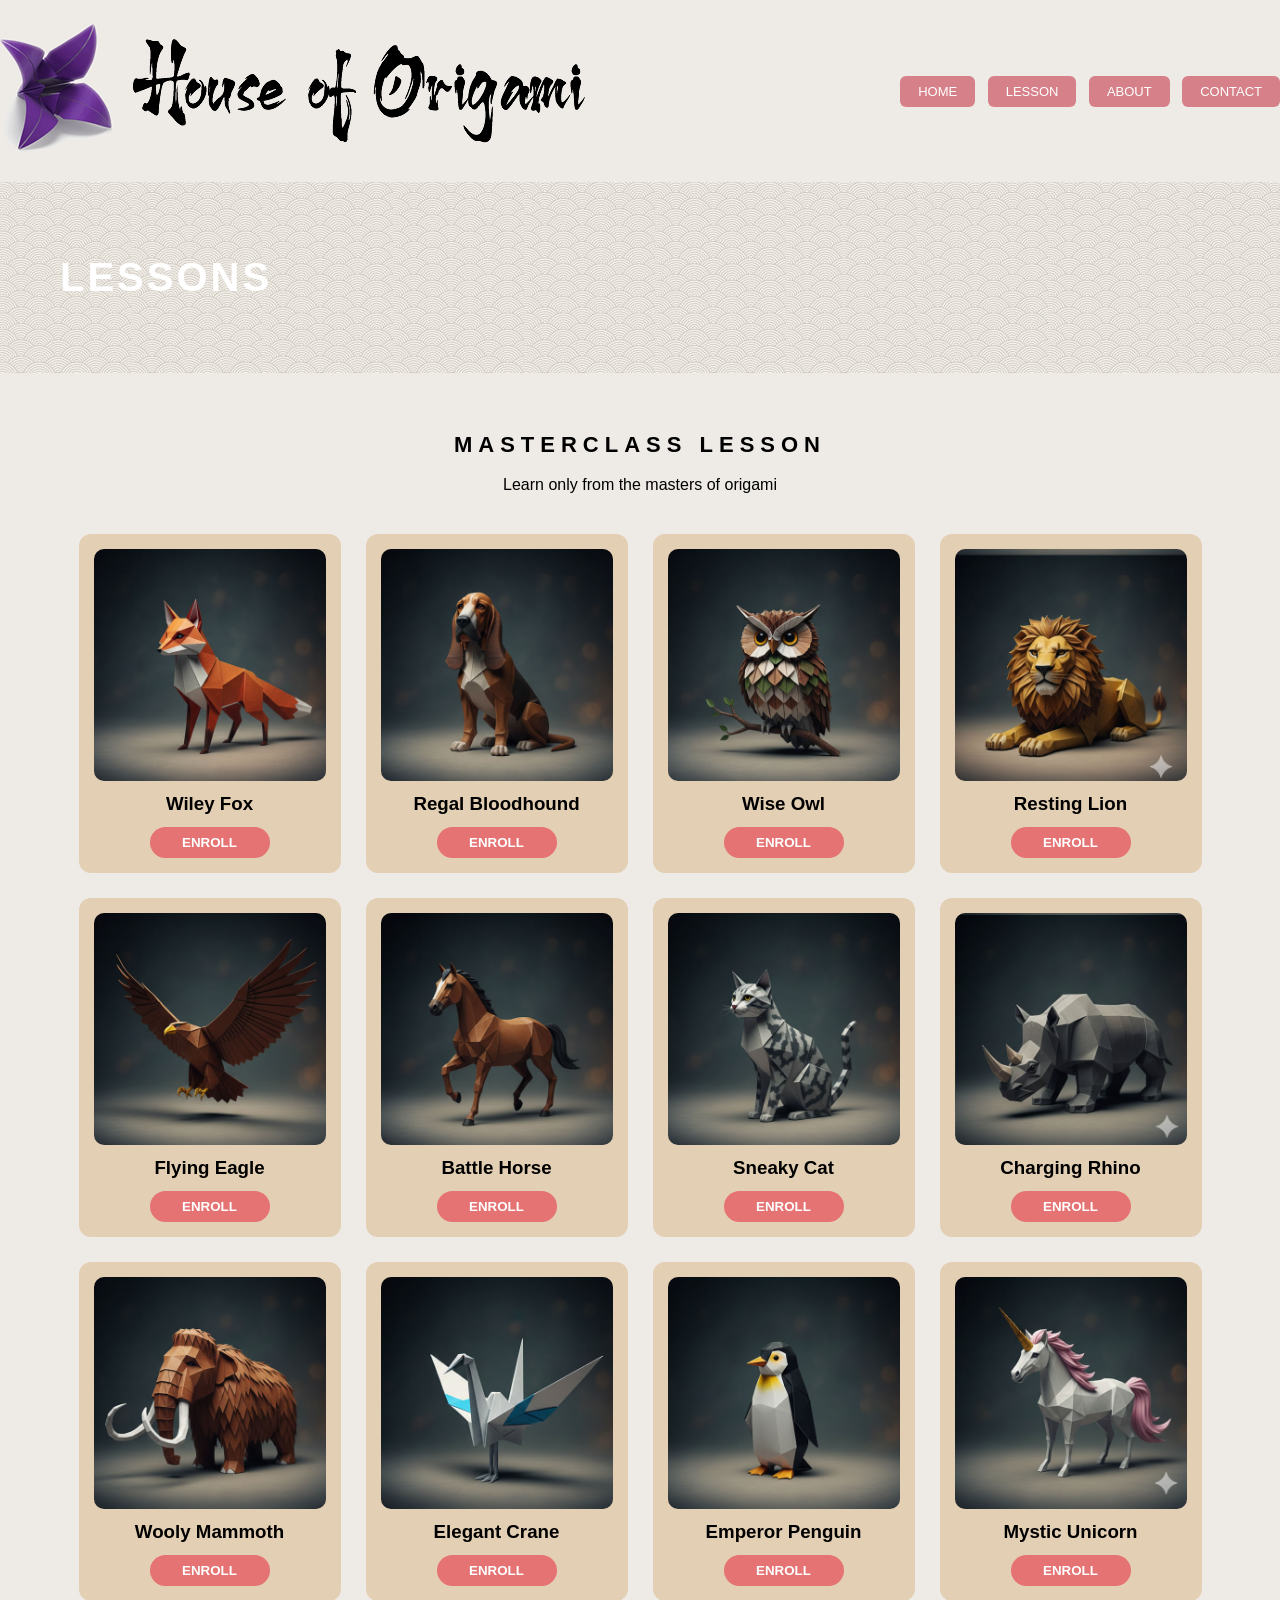
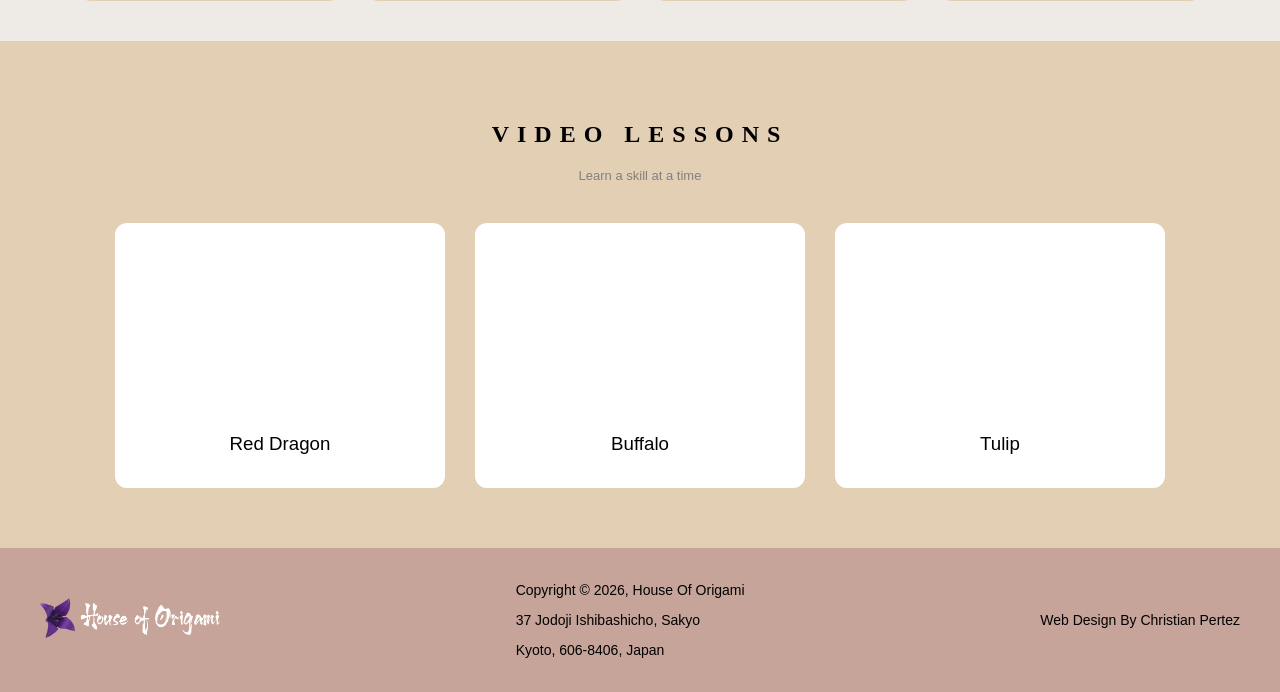
<file: origami/LESSON.html>
<!DOCTYPE html>
<html>
<head>
    <meta charset="UTF-8" />
    <meta name="viewport" content="width=device-width, initial-scale=1.0" />
    <title>House of Origami - Lessons</title>
    <link rel="stylesheet" href="style.css" />
</head>
<body>
    <header class="navbar">
        <div class="logo">
			<img src="origami_logo.png" alt="logo">
			
		</div>

        <nav>
            <a href="index.html">HOME</a>
            <a href="LESSON.html">LESSON</a>
            <a href="ABOUT.html">ABOUT</a>
            <a href="CONTACT.html">CONTACT</a>
        </nav>
    </header>

    <!-- Page Title-->
     <section class="lesson-banner">
        <h1>LESSONS</h1>
     </section>

     <!-- Masterclass section-->
      <section class="masterclass">

        <h2 class="section-title">MASTERCLASS LESSON</h2>
        <p>Learn only from the masters of origami</p>

        <div class="card-container">

            <div class="card">
                <img src="lesson01.jpg" alt="Wiley fox">
				<h3>Wiley Fox</h3>
                <button>ENROLL</button>
            </div>

            <div class="card">
                <img src="lesson02.jpg" alt="Regal Bloodhound">
				<h3>Regal Bloodhound</h3>
                <button>ENROLL</button>
            </div>

            <div class="card">
                <img src="lesson03.jpg" alt="Wise Owl">
				<h3>Wise Owl</h3>
                <button>ENROLL</button>
            </div>

            <div class="card">
                <img src="lesson04.jpg" alt="Resting Lion">
				<h3>Resting Lion</h3>
                <button>ENROLL</button>
            </div>

            <div class="card">
                <img src="lesson05.jpg" alt="Flying Eagle">
				<h3>Flying Eagle</h3>
                <button>ENROLL</button>
            </div>

             <div class="card">
                <img src="lesson06.jpg" alt="Battle Horse">
				<h3>Battle Horse</h3>
                <button>ENROLL</button>
            </div>

            <div class="card">
                <img src="lesson07.jpg" alt="Sneaky Cat">
				<h3>Sneaky Cat</h3>
                <button>ENROLL</button>
            </div>

            <div class="card">
                <img src="lesson08.jpg" alt="Charging Rhino">
				<h3>Charging Rhino</h3>
                <button>ENROLL</button>
            </div>

            <div class="card">
                <img src="lesson09.jpg" alt="Wooly Mammoth">
				<h3>Wooly Mammoth</h3>
                <button>ENROLL</button>
            </div>

            <div class="card">
                <img src="lesson10.jpg" alt="Elegant Crane">
				<h3>Elegant Crane</h3>
                <button>ENROLL</button>
            </div>

            <div class="card">
                <img src="lesson11.jpg" alt="Emperor Penguin">
				<h3>Emperor Penguin</h3>
                <button>ENROLL</button>
            </div>

            <div class="card">
                <img src="lesson12.jpg" alt="Mystic Unicorn">
				<h3>Mystic Unicorn</h3>
                <button>ENROLL</button>
        </div>
      </section>

      <section class="video-section">
        <h1>VIDEO LESSONS</h1>
        <p class="subtitle">Learn a skill at a time</p>

        <div class="video-wrapper">

            <div class="video-card">
                <iframe src="https://www.youtube.com/embed/25qjLa9ZzBM" title="Red Dragon" allowfullscreen"></iframe>
                <h3>Red Dragon</h3>
            </div>

            <div class="video-card">
                <iframe src="https://www.youtube.com/embed/lZXbbO62WUk" title="Buffalo" allowfullscreen"></iframe>
                <h3>Buffalo</h3>
            </div>

            <div class="video-card">
                <iframe src="https://www.youtube.com/embed/na4XF5zVn6w" title="Tulip" allowfullscreen"></iframe>
                <h3>Tulip</h3>
            </div>
        </div>
      </section>

      <footer class="footer">
        <div class="footer-left">
            <img src="origami_logo_dark.png" alt="House of Origami">
        </div>

        <div class="footer-center">
            <p>Copyright © 2026, House Of Origami</p>
            <p>37 Jodoji Ishibashicho, Sakyo</p>
            <p>Kyoto, 606-8406, Japan</p>
        </div>

        <div class="footer-right">
            <p>Web Design By Christian Pertez</p>
        </div>
      </footer>
</body>
</html>
</file>
<file: css/style.css>
/* Christian Pertez — modern single stylesheet. Colors: :root */
:root{--bg:#05060d;--bg2:#0a0d1c;--panel:rgba(255,255,255,.04);--panel2:rgba(255,255,255,.08);--line:rgba(255,255,255,.1);
--blue:#5b8cff;--violet:#9b6bff;--cyan:#36e0ff;--ice:#c7d6ff;--text:#f1f4ff;--mute:#8e98b8;--r:20px;
--grad:linear-gradient(120deg,var(--cyan),var(--blue) 45%,var(--violet));
--head:'Bricolage Grotesque',system-ui,sans-serif;--body:'DM Sans',system-ui,sans-serif}
*{box-sizing:border-box;margin:0}
html{scroll-behavior:smooth}
body{font:400 1.02rem/1.65 var(--body);color:var(--text);min-height:100vh;display:flex;flex-direction:column;background:var(--bg);overflow-x:hidden}
body:not(.ok){visibility:hidden}
body::before{content:"";position:fixed;inset:0;z-index:-2;background:
radial-gradient(600px 420px at 80% -5%,rgba(91,140,255,.32),transparent 70%),
radial-gradient(520px 380px at 5% 35%,rgba(155,107,255,.2),transparent 70%),
radial-gradient(500px 360px at 90% 90%,rgba(54,224,255,.12),transparent 70%)}
body::after{content:"";position:fixed;inset:0;z-index:-1;opacity:.5;pointer-events:none;
background-image:linear-gradient(var(--line) 1px,transparent 1px),linear-gradient(90deg,var(--line) 1px,transparent 1px);background-size:64px 64px;
-webkit-mask-image:radial-gradient(ellipse at 50% 0,#000 0,transparent 70%);mask-image:radial-gradient(ellipse at 50% 0,#000 0,transparent 70%)}
#glow{position:fixed;width:420px;height:420px;border-radius:50%;pointer-events:none;z-index:-1;left:0;top:0;
background:radial-gradient(circle,rgba(91,140,255,.16),transparent 65%);transform:translate(-50%,-50%);transition:opacity .3s}
#prog{position:fixed;top:0;left:0;height:3px;width:0;background:var(--grad);z-index:200}
main{flex:1;padding-block:2.5rem 4rem}
.wrap{width:min(1160px,100% - 2.4rem);margin-inline:auto}
img,video{max-width:100%;display:block}
a{color:inherit;text-decoration:none}
:focus-visible{outline:2px solid var(--cyan);outline-offset:3px;border-radius:8px}
h1,h2,h3{font-family:var(--head);line-height:1.05;letter-spacing:-.03em}
h1{font-size:clamp(3rem,9vw,6rem);font-weight:800;background:linear-gradient(180deg,#fff,#9fb2ff);-webkit-background-clip:text;background-clip:text;color:transparent}
h2.t{font-size:clamp(2rem,4.5vw,3rem);font-weight:800;margin-bottom:.5rem}
h3{font-size:1.25rem;font-weight:600;margin-bottom:.4rem}
.sub{color:var(--mute);margin-bottom:2rem;max-width:60ch}
p{max-width:68ch}
.gt{background:var(--grad);-webkit-background-clip:text;background-clip:text;color:transparent}

/* floating glass nav */
.nav{position:sticky;top:.8rem;z-index:50;margin-top:.8rem}
.nav-bar {
    display: flex;
    align-items: center;
    justify-content: space-between;
    gap: 1rem;
    min-height: 62px;
    padding: .4rem .6rem .4rem 1rem;
    background: rgba(10,13,28,.6);
    backdrop-filter: blur(18px) saturate(160%);
    border: 1px solid var(--line);
    border-radius: 999px;
    box-shadow: 0 10px 40px -12px #000;
}
.brand{display:flex;align-items:center;gap:.7rem;font:800 1.1rem var(--head)}
.brand img{width:36px;height:36px;border-radius:50%;object-fit:cover;box-shadow:0 0 0 2px var(--blue)}
#menu{display:flex;align-items:center;gap:.2rem}
#menu>a:not(.btn){padding:.5rem .95rem;border-radius:999px;color:var(--mute);font-weight:500;font-size:.95rem;transition:.2s}
#menu>a:not(.btn):hover{color:var(--text);background:var(--panel2)}
#menu>a.on{color:#fff;background:var(--panel2)}
.kbd{font:600 .75rem var(--body);color:var(--mute);border:1px solid var(--line);border-radius:8px;padding:.2rem .5rem;background:var(--panel);cursor:pointer;margin-left:.5rem}
.who{color:var(--ice);font-size:.9rem;margin:0 .4rem 0 .8rem}
#menu .btn{padding:.55rem 1.1rem;font-size:.9rem}
.burger{display:none;background:none;border:1px solid var(--line);color:var(--text);font-size:1.2rem;border-radius:999px;padding:.3rem .7rem;cursor:pointer}

/* buttons & forms */
.btn,form button{display:inline-block;cursor:pointer;border:0;font:600 .98rem var(--body);color:#fff;background:linear-gradient(135deg,var(--blue),var(--violet));
padding:.85rem 1.6rem;border-radius:999px;transition:transform .2s,box-shadow .2s;box-shadow:0 8px 30px -10px var(--blue)}
.btn:hover,form button:hover{transform:translateY(-2px) scale(1.02);box-shadow:0 14px 36px -10px var(--violet)}
.btn.ghost{background:var(--panel);border:1px solid var(--line);box-shadow:none;backdrop-filter:blur(8px)}
.btn.ghost:hover{border-color:var(--blue);background:var(--panel2)}
.row{display:flex;flex-wrap:wrap;gap:.8rem;align-items:center}
input,textarea{width:100%;font:inherit;color:var(--text);background:rgba(0,0,0,.35);border:1px solid var(--line);border-radius:14px;padding:.9rem 1rem;margin-bottom:.9rem;transition:.2s}
input:focus,textarea:focus{outline:0;border-color:var(--blue);box-shadow:0 0 0 4px rgba(91,140,255,.18)}
input::placeholder,textarea::placeholder{color:#59638a}
input[hidden]{display:none}
.err{color:#ff8a9a;min-height:1.4rem;margin-bottom:.5rem;font-size:.92rem}
.chip{display:inline-flex;align-items:center;gap:.5rem;color:var(--ice);background:var(--panel);border:1px solid var(--line);padding:.35rem .95rem;border-radius:999px;font-size:.88rem;margin-bottom:1.1rem;backdrop-filter:blur(8px)}
.chip i{width:8px;height:8px;border-radius:50%;background:#3dffa0;box-shadow:0 0 10px #3dffa0;animation:pl 2s infinite}
@keyframes pl{50%{opacity:.35}}

/* hero */
.hero{display:grid;grid-template-columns:1.15fr .85fr;gap:3.5rem;align-items:center;padding-block:2.5rem}
.role{font:600 clamp(1.2rem,3vw,1.7rem) var(--head);color:var(--cyan);min-height:2.2rem;margin:.8rem 0 1rem}
.role::after{content:"";display:inline-block;width:2px;height:1.1em;background:var(--cyan);margin-left:4px;vertical-align:-.15em;animation:bl 1s steps(2) infinite}
@keyframes bl{50%{opacity:0}}
.lead{color:var(--mute);font-size:1.12rem;margin-bottom:1.8rem}
.photo{position:relative;border-radius:28px;overflow:hidden;border:1px solid var(--line);aspect-ratio:4/5;box-shadow:0 30px 80px -30px var(--blue),0 0 0 8px var(--panel)}
.photo img{width:100%;height:100%;object-fit:cover;transition:transform .8s}
.photo:hover img{transform:scale(1.05)}
.float{position:absolute;left:1rem;bottom:1rem;padding:.6rem 1rem;border-radius:14px;background:rgba(10,13,28,.7);backdrop-filter:blur(14px);border:1px solid var(--line);font-size:.85rem}

/* marquee + stats */
.marq{overflow:hidden;border-block:1px solid var(--line);padding:1rem 0;margin-top:2rem;-webkit-mask-image:linear-gradient(90deg,transparent,#000 12%,#000 88%,transparent);mask-image:linear-gradient(90deg,transparent,#000 12%,#000 88%,transparent)}
.marq div{display:flex;gap:3rem;width:max-content;animation:mq 28s linear infinite;font:700 1.3rem var(--head);color:var(--mute);white-space:nowrap}
@keyframes mq{to{transform:translateX(-50%)}}
.stats{display:grid;grid-template-columns:repeat(auto-fit,minmax(150px,1fr));gap:1rem;margin-top:2rem}
.stats b{display:block;font:800 2.6rem var(--head);background:var(--grad);-webkit-background-clip:text;background-clip:text;color:transparent}
.stats span{color:var(--mute);font-size:.9rem}

/* sections, bento, cards */
.blk{margin-top:5.5rem}
.split{display:grid;grid-template-columns:1.2fr .8fr;gap:3rem;align-items:start}
.split p+p{margin-top:1rem}
.grid{display:grid;grid-template-columns:repeat(auto-fit,minmax(250px,1fr));gap:1.1rem}
.bento{display:grid;grid-template-columns:repeat(4,1fr);gap:1.1rem}
.bento .card:nth-child(1){grid-column:span 2;grid-row:span 2;min-height:300px}
.bento .card:nth-child(4){grid-column:span 2}
.card{position:relative;overflow:hidden;background:var(--panel);border:1px solid var(--line);border-radius:var(--r);padding:1.7rem;transition:transform .3s,border-color .3s;display:block;backdrop-filter:blur(10px)}
.card::before{content:"";position:absolute;inset:0;opacity:0;transition:opacity .3s;pointer-events:none;background:radial-gradient(360px circle at var(--x,50%) var(--y,50%),rgba(91,140,255,.2),transparent 60%)}
.card:hover::before{opacity:1}
a.card:hover,.grid .card:hover{border-color:rgba(91,140,255,.6);transform:translateY(-5px)}
.card h3{position:relative}.card p{color:var(--mute);margin-bottom:1rem;position:relative}
.card .ar{position:absolute;right:1.4rem;top:1.4rem;color:var(--mute);transition:.3s}
a.card:hover .ar{color:#fff;transform:translate(3px,-3px)}
.band{display:flex;flex-wrap:wrap;align-items:center;justify-content:space-between;gap:1.5rem;padding:2.6rem;border-radius:28px;border:1px solid var(--line);
background:radial-gradient(500px 200px at 0 0,rgba(91,140,255,.35),transparent),radial-gradient(500px 200px at 100% 100%,rgba(155,107,255,.3),transparent),var(--bg2)}
.band h2{font-size:1.9rem;margin-bottom:.2rem}.band p{color:var(--ice);margin:0}
.band .btn{background:#fff;color:#0a0d1c;box-shadow:none}

/* skills */
.bars{display:grid;gap:1.3rem;max-width:760px}
.sk{display:flex;justify-content:space-between;margin-bottom:.45rem;font-weight:500}
.bar{height:10px;background:var(--panel);border-radius:99px;overflow:hidden;border:1px solid var(--line)}
.bar i{display:block;height:100%;width:0;background:var(--grad);border-radius:99px;transition:width 1.2s cubic-bezier(.2,.7,.2,1)}

/* auth */
.auth{max-width:440px;margin:3rem auto;padding:2rem;border-radius:28px;box-shadow:0 30px 80px -30px var(--blue)}
.tabs{display:grid;grid-template-columns:1fr 1fr;background:rgba(0,0,0,.35);border-radius:999px;padding:4px;margin-bottom:1.4rem;border:1px solid var(--line)}
.tabs button{background:none;border:0;color:var(--mute);font:600 .95rem var(--body);padding:.6rem;border-radius:999px;cursor:pointer}
.tabs button.on{background:var(--panel2);color:#fff}
.auth form button{width:100%}

/* project pages */
.showcase{display:grid;gap:2rem}
.media{border-radius:var(--r);overflow:hidden;border:1px solid var(--line);background:var(--bg2)}
.media img{transition:transform .6s}.media:hover img{transform:scale(1.03)}
.videos{display:grid;grid-template-columns:repeat(auto-fit,minmax(320px,1fr));gap:1.2rem}
.gallery{display:grid;grid-template-columns:repeat(auto-fill,minmax(240px,1fr));gap:1rem}
.gallery img{width:100%;aspect-ratio:1;object-fit:cover;border-radius:16px;border:1px solid var(--line);cursor:zoom-in;transition:.3s}
.gallery img:hover{border-color:var(--blue);transform:scale(1.03) rotate(-.5deg)}
.info{display:grid;grid-template-columns:1fr auto 1fr;gap:2rem;align-items:center;padding:1.8rem;border:1px solid var(--line);border-radius:var(--r);background:var(--panel);backdrop-filter:blur(10px)}
.info h1{font-size:clamp(1.8rem,4vw,2.6rem);text-align:center}
.info p:last-child{text-align:right;margin-left:auto}
.pnav{display:flex;justify-content:space-between;margin-top:2rem}

/* modal, palette, toast, readme */
.modal{position:fixed;inset:0;z-index:100;display:none;place-items:center;background:rgba(3,4,10,.8);backdrop-filter:blur(10px);padding:1.5rem;overflow:auto}
.modal.open{display:grid;animation:fi .25s}
@keyframes fi{from{opacity:0}}
.modal>img,.modal>video{max-height:88vh;max-width:min(1000px,100%);border-radius:var(--r)}
.modal .x{position:fixed;top:1rem;right:1.4rem;font-size:2.2rem;background:none;border:0;color:#fff;cursor:pointer;z-index:2}
.guide{width:min(720px,100%);background:#0a0d1c;border:1px solid var(--line);border-radius:24px;padding:1.8rem;max-height:86vh;overflow:auto}
.gt-tabs{display:flex;gap:.4rem;margin:1rem 0;flex-wrap:wrap}
.gt-tabs button{background:var(--panel);border:1px solid var(--line);color:var(--mute);border-radius:999px;padding:.45rem 1rem;font:600 .9rem var(--body);cursor:pointer}
.gt-tabs button.on{background:var(--grad);color:#fff;border-color:transparent}
.guide ol{padding-left:0;list-style:none;counter-reset:s}
.guide li{counter-increment:s;position:relative;padding:.2rem 0 .9rem 2.6rem;color:var(--ice)}
.guide li::before{content:counter(s);position:absolute;left:0;top:.1rem;width:1.8rem;height:1.8rem;border-radius:50%;background:var(--panel2);display:grid;place-items:center;font:700 .85rem var(--head)}
.guide code{background:rgba(255,255,255,.08);padding:.1rem .45rem;border-radius:6px;font-size:.88em;color:var(--cyan)}
.guide .note{border-left:3px solid var(--violet);padding:.5rem 1rem;background:var(--panel);border-radius:0 12px 12px 0;color:var(--mute);font-size:.92rem;margin-top:.5rem}
.pal{width:min(560px,100%);background:#0a0d1c;border:1px solid var(--line);border-radius:20px;overflow:hidden;align-self:start;margin-top:12vh}
.pal input{border:0;border-bottom:1px solid var(--line);border-radius:0;margin:0;padding:1.1rem 1.3rem;background:none}
.pal a{display:flex;justify-content:space-between;padding:.8rem 1.3rem;color:var(--mute);cursor:pointer}
.pal a.on,.pal a:hover{background:var(--panel2);color:#fff}
#rm{position:fixed;right:1.2rem;bottom:1.2rem;z-index:60;padding:.65rem 1.2rem;font-size:.9rem;background:rgba(10,13,28,.8)}
#toast{position:fixed;left:50%;bottom:1.6rem;transform:translate(-50%,120px);z-index:300;background:#fff;color:#0a0d1c;padding:.7rem 1.3rem;border-radius:999px;font-weight:600;transition:transform .4s cubic-bezier(.2,.8,.2,1)}
#toast.show{transform:translate(-50%,0)}
.rv{opacity:0;transform:translateY(28px);transition:opacity .8s,transform .8s cubic-bezier(.2,.7,.2,1)}
.rv.in{opacity:1;transform:none}

footer{border-top:1px solid var(--line);padding-block:2rem;color:var(--mute);font-size:.92rem}
footer .wrap{display:flex;flex-wrap:wrap;justify-content:space-between;gap:1rem}
footer a:hover{color:var(--cyan)}

@media(max-width:860px){
.burger{display:block}.kbd{display:none}
#menu{display:none;position:absolute;top:70px;left:0;right:0;flex-direction:column;align-items:stretch;background:rgba(10,13,28,.96);border:1px solid var(--line);border-radius:24px;padding:1rem}
#menu.open{display:flex}#menu>a:not(.btn){border-radius:12px}
.who{margin:.6rem 0}#menu .btn{margin-top:.4rem;text-align:center}
.hero,.split{grid-template-columns:1fr;gap:2.2rem}.photo{max-width:340px}
.bento{grid-template-columns:1fr 1fr}.bento .card:nth-child(n){grid-column:auto;grid-row:auto;min-height:0}
.info{grid-template-columns:1fr;text-align:center}.info p:last-child{text-align:center;margin:0}}
@media(max-width:520px){.bento{grid-template-columns:1fr}}
@media(prefers-reduced-motion:reduce){*{transition:none!important;animation:none!important}.rv{opacity:1;transform:none}}

/* ===== v3: header, page sections, guitar cursor ===== */
.strip{display:flex;justify-content:center;align-items:center;gap:.6rem;padding:.5rem 1rem;font-size:.82rem;color:var(--ice);background:linear-gradient(90deg,transparent,rgba(91,140,255,.18),transparent);border-bottom:1px solid var(--line)}
.strip i{width:7px;height:7px;border-radius:50%;background:#3dffa0;box-shadow:0 0 10px #3dffa0;animation:pl 2s infinite}
.brand span{display:flex;flex-direction:column;line-height:1.15}
.brand small{font:500 .72rem var(--body);color:var(--mute);letter-spacing:.04em}
#menu>a:not(.btn){position:relative}
#menu>a.on::after{content:"";position:absolute;left:30%;right:30%;bottom:3px;height:2px;border-radius:2px;background:var(--grad)}
button.kbd{font-family:var(--body)}button.kbd:hover{color:#fff;border-color:var(--blue)}
.who{display:flex;align-items:center;gap:.5rem;margin:0 .3rem 0 .6rem}
.who b{width:30px;height:30px;border-radius:50%;display:grid;place-items:center;background:var(--grad);color:#fff;font:700 .85rem var(--head)}
.eyebrow{display:inline-block;font:700 .78rem var(--body);letter-spacing:.16em;text-transform:uppercase;color:var(--cyan);margin-bottom:.8rem}
.ic{display:grid;place-items:center;width:46px;height:46px;border-radius:14px;background:var(--panel2);border:1px solid var(--line);font-size:1.4rem;margin-bottom:1rem;position:relative}
.tl{position:relative;display:grid;gap:1.2rem;margin-top:1.5rem;padding-left:2rem;max-width:760px}
.tl::before{content:"";position:absolute;left:7px;top:6px;bottom:6px;width:2px;background:linear-gradient(var(--cyan),var(--violet),transparent)}
.tl li{list-style:none;position:relative;padding:1.2rem 1.4rem;background:var(--panel);border:1px solid var(--line);border-radius:var(--r)}
.tl li::before{content:"";position:absolute;left:-2rem;top:1.5rem;width:16px;height:16px;border-radius:50%;background:var(--bg);border:3px solid var(--blue);box-shadow:0 0 14px var(--blue)}
.tl small{color:var(--cyan);font-weight:700;letter-spacing:.08em;text-transform:uppercase;font-size:.75rem}
.tl p{color:var(--mute);margin-top:.2rem}
.tags{display:flex;flex-wrap:wrap;gap:.5rem;margin-top:.8rem}
.tags span{padding:.3rem .8rem;border-radius:999px;border:1px solid var(--line);background:var(--panel);font-size:.85rem;color:var(--ice)}
.tags span.hot{border-color:var(--blue);background:rgba(91,140,255,.15)}
.steps{display:grid;grid-template-columns:repeat(auto-fit,minmax(210px,1fr));gap:1.1rem;counter-reset:st}
.steps>div{counter-increment:st;padding:1.6rem;border-radius:var(--r);border:1px solid var(--line);background:var(--panel)}
.steps>div::before{content:"0" counter(st);display:block;font:800 2.4rem var(--head);background:var(--grad);-webkit-background-clip:text;background-clip:text;color:transparent;margin-bottom:.4rem}
.steps p{color:var(--mute)}
select{width:100%;font:inherit;color:var(--text);background:rgba(0,0,0,.35);border:1px solid var(--line);border-radius:14px;padding:.9rem 1rem;margin-bottom:.9rem}
select option{background:#0a0d1c}
.ccard{display:flex;align-items:center;gap:1rem;padding:1.1rem 1.3rem;margin-bottom:.9rem}
.ccard .ic{margin:0;flex:none}.ccard div{flex:1;min-width:0}.ccard small{color:var(--mute);display:block}.ccard b{word-break:break-all;font-weight:600}
.ccard button{background:var(--panel2);border:1px solid var(--line);color:var(--ice);border-radius:999px;padding:.35rem .9rem;cursor:pointer;font:600 .8rem var(--body);position:relative}
.ccard button:hover{border-color:var(--blue)}
details{background:var(--panel);border:1px solid var(--line);border-radius:16px;padding:1.1rem 1.4rem;margin-bottom:.8rem;max-width:820px}
summary{cursor:pointer;font-weight:600;list-style:none;display:flex;justify-content:space-between}
summary::after{content:"+";color:var(--cyan);font-size:1.3rem;line-height:1}
details[open] summary::after{content:"–"}
details p{color:var(--mute);margin-top:.7rem}
.ph{padding-block:1rem 2.5rem}
/* guitar cursor */
.gc,.gc *{cursor:none!important}.gc input,.gc textarea,.gc select{cursor:text!important}
#gtr{position:fixed;left:0;top:0;z-index:9999;pointer-events:none;width:56px;height:56px;transform-origin:0 0;transition:opacity .2s;filter:drop-shadow(0 6px 8px rgba(0,0,0,.6))}
#gtr svg{display:block;transform-origin:4px 4px;transition:transform .15s}
#gtr.hit svg{transform:scale(1.25) rotate(-12deg)}
.note-p{position:fixed;z-index:9998;pointer-events:none;font-size:1.3rem;color:var(--cyan);animation:np 1s ease-out forwards}
@keyframes np{to{transform:translate(var(--dx),-70px) rotate(var(--rt));opacity:0}}

/* core strengths cards */
.str{display:flex;flex-direction:column;min-height:220px}
.str .top{display:flex;justify-content:space-between;align-items:flex-start;margin-bottom:.4rem}
.str .top .ic{margin:0}
.lv{font:700 .72rem var(--body);letter-spacing:.1em;text-transform:uppercase;padding:.3rem .75rem;border-radius:999px;border:1px solid var(--line);color:var(--ice);background:var(--panel2);position:relative}
.lv.a{color:#fff;border-color:transparent;background:var(--grad)}
.str p{flex:1}
.pips{display:flex;gap:6px;position:relative}
.pips i{flex:1;height:6px;border-radius:99px;background:var(--panel2)}
.pips i.f{background:var(--grad);box-shadow:0 0 10px -2px var(--blue)}

/* =========================================
   RESPONSIVE DESIGN
   Desktop | Tablet | Mobile
========================================= */

/* Large tablets and smaller laptops */
@media (max-width: 1024px) {

    .wrap {
        width: min(100% - 3rem, 960px);
    }

    main {
        padding-block: 2rem 3rem;
    }

    .hero {
        grid-template-columns: 1.1fr .9fr;
        gap: 2rem;
    }

    .hero h1 {
        font-size: clamp(3rem, 7vw, 5rem);
    }

    .split {
        gap: 2rem;
    }

    .bento {
        grid-template-columns: repeat(2, 1fr);
    }

    .bento .card:nth-child(n) {
        grid-column: auto;
        grid-row: auto;
        min-height: 220px;
    }

    .bento .card:first-child {
        grid-column: span 2;
    }

    .videos {
        grid-template-columns: repeat(2, minmax(0, 1fr));
    }

    .gallery {
        grid-template-columns: repeat(3, minmax(0, 1fr));
    }

    .info {
        gap: 1.2rem;
    }

    #menu > a:not(.btn) {
        padding-inline: .7rem;
        font-size: .88rem;
    }

    .card {
        padding: 1.4rem;
    }
}


/* =========================================
   TABLET
========================================= */

@media (max-width: 860px) {

    .wrap {
        width: min(100% - 2.5rem, 720px);
    }

    main {
        padding-block: 1.5rem 3rem;
    }

    /* Navigation */

    .nav {
        top: .5rem;
        margin-top: .5rem;
    }

    .bar {
        min-height: 58px;
        padding: .4rem .8rem .4rem 1rem;
    }

    .burger {
        display: block;
    }

    .kbd {
        display: none;
    }

    #menu {
        display: none;
        position: absolute;
        top: calc(100% + 10px);
        left: 0;
        right: 0;
        flex-direction: column;
        align-items: stretch;
        gap: .3rem;
        padding: 1rem;
        background: rgba(10, 13, 28, .97);
        backdrop-filter: blur(20px);
        -webkit-backdrop-filter: blur(20px);
        border: 1px solid var(--line);
        border-radius: 20px;
        box-shadow: 0 20px 50px rgba(0, 0, 0, .4);
    }

    #menu.open {
        display: flex;
    }

    #menu > a:not(.btn) {
        padding: .85rem 1rem;
        border-radius: 12px;
        font-size: .95rem;
    }

    #menu > a.on::after {
        display: none;
    }

    #menu .btn {
        margin-top: .5rem;
        text-align: center;
    }

    .who {
        margin: .7rem 0;
        padding: .5rem;
    }

    /* Hero */

    .hero {
        grid-template-columns: 1fr;
        gap: 2.5rem;
        text-align: center;
        padding-block: 2rem;
    }

    .hero > div:first-child {
        display: flex;
        flex-direction: column;
        align-items: center;
    }

    .hero h1 {
        font-size: clamp(3rem, 10vw, 5rem);
    }

    .role {
        font-size: clamp(1.2rem, 4vw, 1.6rem);
    }

    .lead {
        max-width: 55ch;
        font-size: 1rem;
    }

    .hero .row {
        justify-content: center;
    }

    .photo {
        width: min(100%, 380px);
        margin-inline: auto;
        aspect-ratio: 4 / 4.5;
    }

    /* Sections */

    .split {
        grid-template-columns: 1fr;
        gap: 1.8rem;
    }

    .blk {
        margin-top: 4rem;
    }

    .sub {
        margin-bottom: 1.5rem;
    }

    /* Cards */

    .grid {
        grid-template-columns: repeat(2, minmax(0, 1fr));
    }

    .bento {
        grid-template-columns: repeat(2, minmax(0, 1fr));
    }

    .bento .card:first-child {
        grid-column: span 2;
    }

    .stats {
        grid-template-columns: repeat(2, 1fr);
    }

    /* Project layouts */

    .showcase {
        gap: 1.5rem;
    }

    .videos {
        grid-template-columns: repeat(2, minmax(0, 1fr));
    }

    .gallery {
        grid-template-columns: repeat(2, minmax(0, 1fr));
    }

    .info {
        grid-template-columns: 1fr;
        text-align: center;
        gap: .8rem;
    }

    .info h1 {
        font-size: 2rem;
    }

    .info p:last-child {
        text-align: center;
        margin-inline: auto;
    }

    /* Timeline */

    .tl {
        padding-left: 1.7rem;
    }

    /* CTA */

    .band {
        padding: 2rem;
        text-align: center;
        justify-content: center;
    }

    /* Authentication */

    .auth {
        margin: 2rem auto;
    }
}


/* =========================================
   MOBILE
========================================= */

@media (max-width: 600px) {

    html {
        scroll-behavior: auto;
    }

    body {
        font-size: .95rem;
        line-height: 1.6;
    }

    .wrap {
        width: calc(100% - 2rem);
    }

    main {
        padding-block: 1rem 2.5rem;
    }

    /* Header */

    .strip {
        font-size: .72rem;
        padding: .45rem .7rem;
        text-align: center;
    }

    .nav {
        top: .4rem;
    }

    .bar {
        min-height: 54px;
        padding: .35rem .65rem .35rem .8rem;
    }

    .brand {
        gap: .55rem;
        font-size: 1rem;
    }

    .brand img {
        width: 32px;
        height: 32px;
    }

    .brand small {
        font-size: .65rem;
    }

    .burger {
        font-size: 1.1rem;
        padding: .25rem .6rem;
    }

    #menu {
        top: calc(100% + 8px);
        padding: .8rem;
    }

    /* Typography */

    h1 {
        font-size: clamp(2.7rem, 13vw, 4rem);
        line-height: .98;
    }

    h2.t {
        font-size: clamp(1.8rem, 9vw, 2.4rem);
    }

    h3 {
        font-size: 1.15rem;
    }

    p {
        font-size: .94rem;
    }

    .eyebrow {
        font-size: .7rem;
        letter-spacing: .12em;
    }

    .sub {
        font-size: .92rem;
    }

    /* Hero */

    .hero {
        padding-block: 1.5rem;
        gap: 2rem;
    }

    .lead {
        font-size: .98rem;
        margin-bottom: 1.4rem;
    }

    .role {
        min-height: 2rem;
        margin-block: .7rem;
    }

    .photo {
        width: min(100%, 320px);
        aspect-ratio: 4 / 4.5;
        border-radius: 22px;
    }

    .float {
        font-size: .75rem;
        padding: .5rem .8rem;
    }

    /* Buttons */

    .row {
        gap: .65rem;
    }

    .btn {
        padding: .75rem 1.2rem;
        font-size: .9rem;
    }

    .hero .row .btn {
        flex: 1 1 auto;
        text-align: center;
    }

    /* Sections */

    .blk {
        margin-top: 3.5rem;
    }

    .split {
        gap: 1.5rem;
    }

    /* Grids and cards */

    .grid,
    .bento {
        grid-template-columns: 1fr;
        gap: .85rem;
    }

    .bento .card:first-child {
        grid-column: auto;
    }

    .card {
        padding: 1.3rem;
        border-radius: 17px;
    }

    .card:hover,
    a.card:hover,
    .grid .card:hover {
        transform: none;
    }

    .card h3 {
        font-size: 1.1rem;
    }

    .stats {
        grid-template-columns: repeat(2, minmax(0, 1fr));
        gap: 1rem;
    }

    .stats b {
        font-size: 2rem;
    }

    .stats span {
        font-size: .8rem;
    }

    /* Marquee */

    .marq {
        padding-block: .8rem;
    }

    .marq div {
        gap: 2rem;
        font-size: 1.1rem;
    }

    /* CTA */

    .band {
        padding: 1.5rem 1.2rem;
        border-radius: 20px;
        gap: 1.2rem;
    }

    .band h2 {
        font-size: 1.5rem;
    }

    .band .btn {
        width: 100%;
        text-align: center;
    }

    /* Skills */

    .bars {
        gap: 1rem;
    }

    .sk {
        font-size: .88rem;
    }

    /* Projects */

    .videos {
        grid-template-columns: 1fr;
        gap: 1rem;
    }

    .gallery {
        grid-template-columns: repeat(2, minmax(0, 1fr));
        gap: .65rem;
    }

    .gallery img {
        border-radius: 12px;
        aspect-ratio: 1;
    }

    .info {
        padding: 1.2rem;
        gap: .7rem;
    }

    .info h1 {
        font-size: 1.8rem;
    }

    .pnav {
        gap: .7rem;
        align-items: center;
    }

    .pnav .btn {
        padding: .65rem .9rem;
        font-size: .82rem;
    }

    /* Timeline */

    .tl {
        gap: .9rem;
        padding-left: 1.5rem;
    }

    .tl li {
        padding: 1rem;
        border-radius: 15px;
    }

    .tl li::before {
        left: -1.65rem;
        width: 13px;
        height: 13px;
    }

    /* Steps */

    .steps {
        grid-template-columns: 1fr;
        gap: .8rem;
    }

    .steps > div {
        padding: 1.2rem;
    }

    .steps > div::before {
        font-size: 2rem;
    }

    /* Contact cards */

    .ccard {
        gap: .7rem;
        padding: .9rem;
    }

    .ccard .ic {
        width: 38px;
        height: 38px;
        font-size: 1.1rem;
    }

    .ccard b {
        font-size: .78rem;
        overflow-wrap: anywhere;
    }

    .ccard button {
        padding: .35rem .65rem;
        font-size: .72rem;
        flex-shrink: 0;
    }

    /* Forms */

    .auth {
        width: 100%;
        margin: 1.5rem auto;
        padding: 1.3rem;
        border-radius: 20px;
    }

    input,
    textarea,
    select {
        font-size: 16px;
        padding: .85rem;
    }

    /* Guide and modal */

    .modal {
        padding: .7rem;
    }

    .modal > img,
    .modal > video {
        max-height: 80vh;
        border-radius: 14px;
    }

    .modal .x {
        top: .5rem;
        right: .8rem;
        font-size: 2rem;
    }

    .guide {
        padding: 1.2rem;
        border-radius: 18px;
        max-height: 88vh;
    }

    .guide li {
        padding-left: 2.2rem;
        font-size: .9rem;
    }

    .gt-tabs {
        gap: .35rem;
    }

    .gt-tabs button {
        padding: .4rem .7rem;
        font-size: .8rem;
    }

    .pal {
        width: 100%;
        margin-top: 8vh;
    }

    /* Floating elements */

    #rm {
        right: .7rem;
        bottom: .7rem;
        padding: .55rem .9rem;
        font-size: .78rem;
    }

    #toast {
        width: max-content;
        max-width: calc(100% - 2rem);
        text-align: center;
        font-size: .85rem;
    }

    /* Footer */

    footer {
        padding-block: 1.5rem;
        font-size: .82rem;
    }

    footer .wrap {
        flex-direction: column;
        text-align: center;
        align-items: center;
        gap: .7rem;
    }

    /* Disable custom cursor on touch devices */

    .gc,
    .gc * {
        cursor: auto !important;
    }

    #gtr,
    .note-p {
        display: none !important;
    }
}


/* =========================================
   SMALL PHONES
========================================= */

@media (max-width: 380px) {

    .wrap {
        width: calc(100% - 1.4rem);
    }

    h1 {
        font-size: 2.65rem;
    }

    h2.t {
        font-size: 1.8rem;
    }

    .brand {
        font-size: .9rem;
    }

    .brand small {
        font-size: .6rem;
    }

    .hero .row {
        flex-direction: column;
        width: 100%;
    }

    .hero .row .btn {
        width: 100%;
    }

    .gallery {
        grid-template-columns: 1fr;
    }

    .stats b {
        font-size: 1.8rem;
    }

    .ccard {
        flex-wrap: wrap;
    }

    .ccard div {
        min-width: 0;
    }

    .pnav .btn {
        font-size: .75rem;
        padding: .6rem .7rem;
    }
}


/* =========================================
   TOUCH DEVICES
========================================= */

@media (hover: none) and (pointer: coarse) {

    .photo:hover img,
    .media:hover img,
    .gallery img:hover {
        transform: none;
    }

    .card:hover::before {
        opacity: 0;
    }

    a.card:hover,
    .grid .card:hover {
        transform: none;
    }

    .gc,
    .gc * {
        cursor: auto !important;
    }

    #gtr,
    .note-p {
        display: none !important;
    }
}


/* =========================================
   ACCESSIBILITY
========================================= */

@media (prefers-reduced-motion: reduce) {

    *,
    *::before,
    *::after {
        scroll-behavior: auto !important;
        animation-duration: .01ms !important;
        animation-iteration-count: 1 !important;
        transition-duration: .01ms !important;
    }

    .rv {
        opacity: 1;
        transform: none;
    }
}


/* =================================
   MOBILE NAVIGATION FIX
================================= */

.burger {
    display: none;
    flex-shrink: 0;
    background: rgba(255,255,255,.05);
    border: 1px solid var(--line);
    color: var(--text);
    font-size: 1.3rem;
    width: 44px;
    height: 44px;
    border-radius: 50%;
    cursor: pointer;
    align-items: center;
    justify-content: center;
    position: relative;
    z-index: 60;
}

@media (max-width: 860px) {

    .bar {
        position: relative;
    }

    .burger {
        display: flex;
    }

    #menu {
        display: none;
        position: absolute;
        top: calc(100% + 12px);
        left: 0;
        right: 0;
        width: 100%;

        flex-direction: column;
        align-items: stretch;
        gap: 5px;

        padding: 14px;

        background: rgba(10,13,28,.98);
        border: 1px solid var(--line);
        border-radius: 20px;

        backdrop-filter: blur(20px);
        -webkit-backdrop-filter: blur(20px);

        box-shadow: 0 20px 50px rgba(0,0,0,.45);

        z-index: 100;
    }

    #menu.open {
        display: flex !important;
    }

    #menu > a:not(.btn) {
        display: block;
        width: 100%;
        padding: 13px 15px;
        border-radius: 12px;
    }

    #menu > a:not(.btn):hover,
    #menu > a.on {
        background: var(--panel2);
    }

    #menu .btn {
        width: 100%;
        text-align: center;
        margin-top: 5px;
    }

    .who {
        margin: 8px 0;
    }
}

@media (min-width: 861px) {
    .burger {
        display: none !important;
    }

    #menu {
        display: flex !important;
    }
}

@media (max-width: 860px) {
    .nav-bar {
        position: relative;
        overflow: visible;
    }

    #menu {
        display: none;
        position: absolute;
        top: calc(100% + 12px);
        left: 0;
        right: 0;
        width: 100%;
        flex-direction: column;
        align-items: stretch;
        gap: 8px;
        padding: 15px;
        background: rgba(10, 13, 28, .98);
        border: 1px solid var(--line);
        border-radius: 20px;
        z-index: 999;
    }

    .media iframe{width:100%;aspect-ratio:16/9;border:0;border-radius:12px;display:block;background:#000}
    #menu.open {
        display: flex !important;
    }
}
</file>
<file: origami/style.css>
body {
	font-family: Roboto, sans-serif;
	background: #EEEBE6;
	margin: 0;
}

header {
	width: 80;
	margin: auto;
	padding: 20px 0;
	display: flex;
	justify-content: space-between;
	align-items: center
}
.logo {
	display: flex;
	align-items: center;
	gap: 10px;
}

.logo img {
	width: 40x;
}

.nav-links {
    display: flex;
    gap: 15px;
}

nav a {
	text-decoration: none;
	background: #D68189;
	color: white;
	padding: 8px 18px;
	margin-left: 8px;
	border-radius: 6px;
	font-size: 13px;
	transition: 0.3s ease;
}

nav a:hover {
	background: black;
	transform: translateY(-8px);
}

.welcome {
	width: 60%;
	text-align: center;
	margin: auto;
}

.welcome p {
	text-align: justify;
	font-size: 15px;
	color: #black;
}

.featured {
	width: 70%;
	margin: 40px auto;
	background: #EEEBE6;
	padding: 30px;
}

.featured-title {
	text-align: center;
	letter-spacing: 13px;
	font-weight: 500;
}

.subtitle {
	text-align: center;
	font-size: 12px;
	color: #666;
}

.featured-img {
	width: 100%;
	border-radius: 8px;
	margin: 20px 0;
}

.lesson-info {
	display: flex;
	justify-content: space-between;
	gap: 30px;
}

.lesson-text {
	width: 65%;
	font-size: 13px;
}

.lesson-text p {
	text-align: justify;
}

.lesson-text ol {
	padding-left: 18px;
}

.enroll-box {
	width: 30%;
	background: #C6A49A;
	padding: 20px;
	border-radius: 10px;
	text-align: center;
	color: white;
}

.enroll-box h3 {
	font-size: 16px;
	letter-spacing: 1px;
}

.enroll-box p {
	font-size: 13px;
}


.small {
	font-size: 12px;
}

button {
	background: #E94E77;
	border: none;
	padding: 10px 20px;
	color: white;
	border-radius: 6px;
	cursor: pointer;
	font-weight: 600;
}

button:hover {
	background: #c93f5a;
}

.price {
	width: 90px;
	height: 90px;
	border-radius: 50%;
	background: #E3CFB4;
	color: #E94E77;
	font-size: 26px;
	font-weight: bold;
	display: flex;
	align-items: center;
	justify-content: center;
	margin: 15px auto;
}

.intro-text {
	background: #EEEBE6;
	padding: 25px 0;
}

.intro-text p {
	width: 70%;
	margin: auto;
	text-align: center;
	font-size: 14px;
	line-height: 1.6;
	color: #black;
}

.masterclass {
	background: #EEEBE6;
	text-align: center;
	padding: 40px 60px;
}

.masterclass h2 {
	letter-spacing: 6px;
	font-size: 22px;
}

.subtitle {
	color: black;
	margin-bottom: 30px;
}

.lesson-cards {
	width: 80%;
	margin: auto;
	display: flex;
	justify-content: space-between;
	gap: 20px;
}

.cards {
	background: white;
	border-radius: 10px;
	padding: 15px;
	width: 23%;
}

.cards img {
	width: 100%;
	border-radius: 8px;
}

.cards h3 {
	margin: 10px 0 5px;
}

.cards p {
	font-size: 13px;
	color: #black;
}

.skill {
	background: #E86E86;
	color: white;
	padding: 8px;
	border-radius: 6px;
	margin-top: 10px;
	font-weight: bold;
}

.skill span {
	font-size: 10px;
	font-weight: normal;
}

.footer {
	background-color: #C6A49A;
	padding: 20px 40px;
	display: flex;
	align-items: center;
	font-size: 14px;
	justify-content: space-between;
}


.footer-left img {
	width: 180px;
}

.footer-center {
	text-align: left;
}

.footer-right {
	text-align: right;
}

/* about */

.about-banner {
	background: #C6A49A;'
	padding: 25px 40px;
	color: white;
}

.about-banner h1 {
	font-weight: 500;
	letter-spacing: 3px;
}

.masters {
	text-align: center;
	padding: 40px 0;
}

.subtitle {
	font-size: 13px;
	margin-bottom: 30px;
	color: gray;
}

.master-container {
	display: flex;
	justify-content: center;
	gap: 60px;
}

.master img {
	width: 160px;
	height: 160px;
	border-radius: 50%;
	object-fit: cover;
	margin-bottom: 10px;
}

.master h3 {
	font-size: 14px;
	margin: 5px 0;
}

.master p {
	font-size: 12px;
	color: black;
}

.school-masters {
	text-align: center;
	padding: 50px 0;
}

.school-masters h2 {
	letter-spacing: 18px;
	font0-size: 18px;
}

.school-masters .subtitle {
	font-size: 13px;
	margin-bottom: 40px;
	color: black;
}

.masters-wrapper {
	display: flex;
	justify-content: center;
	gap: 80px;
	align-items: center;
}

.headmaster img {
	width: 260px;
	border-radius: 20px;
	margin-bottom: 10px;
}

.headmaster h3 {
	font-size: 15px;
	margin: 5px 0;
}

.headmaster p {
	font-size: 13px;
	color: black;
}

.other-masters {
	display: grid;
	grid-template-columns: repeat(2, 1fr);
	gap: 40px 60px;
}

.master img {
	width: 90px;
	height: 90px;
	border-radius: 50%;
	object-fit: cover;
	margin-bottom: 8px;
}

.master h4 {
	font-size: 14px;
	margin: 4px 0;
}

.master p {
	font-size: 12px;
	color; black;
}

.master-name {
	font-weight: bold;
	margin-top: 8px;
}

.lesson-banner {
	background-image: url("bg_tile.png");
	background-repeat: repeat;
	background-size: auto;
	padding: 40px 60px;
	width: 100%;
}

.lesson-banner h1 {
	color: white;
	font-size: 40px;
	letter-spacing: 3px;
}

.card-container {
	gap: 25px;
	margin-top: 40px;
	display: flex;
	flex-wrap: wrap;
	justify-content: center;
	
}

.container {
    display: grid;
    grid-template-columns: repeat(4, 1fr);
    gap: 20px;
}

.card {
    background: #E3CFB4;
    width: 20%;
    padding: 15px;
    border-radius: 12px;
    display: flex;
    flex-direction: column;
    align-items: center;
}

.card img {
	width: 100%;
	border-radius: 10px;
}

.card h3 {
	margin: 12px 0;
}

.card button {
	background: E94E77;
	color: white;
	border: none;
	padding: 8px 20px;
	border-radius: 20px;
	cursor: pointer;
	transition: 0.3s ease;
}

.card button:hover {
	background: black;
	transform: translateY(-8px);
}

.video-section {
	background-color: #E3CFB4;
	text-align: center;
	padding: 60px 40px;
}

.video-section h1 {
	font-family: cursive;
	letter-spacing: 8px;
}

.subtitle {
	margin-bottom: 40px;
}

.video-wrapper {
	display: flex;
	justify-content: center;
	gap: 30px;
	flex-wrap: wrap;
}

.video-card {
	background: white;
	border-radius: 12px;
	padding: 15px;
	width: 300px;
	display: flex;
	flex-direction: column;
	align-items: center;
	transition: transform 0.3s ease;
}

.video-card iframe {
	width: 100%;
	height: 180px;
	border-radius: 10px;
	border: none;
}

.video-card h3 {
	margin-top: 15px;
	font-weight: 500;
}

.video-card:hover {
	transform: translateY(-8px);
}

.map {
	margin-top:10px;
}

.contact-container{
display:flex;
justify-content:space-between;
padding:40px;
gap:40px;
}

.form-group {
	display:flex;
	flex-direction:column;
	margin-bottom:10px;
}

.form-group{
flex:2;
}

.info-group{
flex:1;
}

form{
display:flex;
flex-direction:column;
}

input, select, textarea{
margin:5px 0 15px;
padding:8px;
border-radius:5px;
border:1px solid #ccc;
}

.radio,
.checkbox{
margin-bottom:15px;
}

button{
width:120px;
padding:10px;
background:#e57373;
border:none;
color:white;
border-radius:5px;
cursor:pointer;
}

.socials span{
margin-right:10px;
background:#ddd;
padding:8px;
}

..social-icons {
	display:flex;
	gap:10px;
	margin-top:10px;
}

.social-icons i {
	background:#999;
	color:white;
	padding:8px;
	border-radius:4px;
	font-size:14px;
	cursor:pointer;
}

.social-icons i:hover {
	background: black;
}


/* MOBILE VERSION */

@media (max-width: 428px){

/* navigation becomes vertical */
nav {
	flex-direction:column;
	align-items:center;
}

/* sections stack vertically */
.home-container,
.lesson-container,
.about-container,
.contact-container {
	flex-direction:column;
}

/* inputs full width */
input,
select,
textarea {
	width:100%;
}

/* images and videos responsive */
img,
iframe {
	max-width:100%;
	height:auto;
}

/* reduce spacing */
section {
	padding:20px;
}

/* map smaller */
.map iframe {
	height:250px;
}

}
</file>
